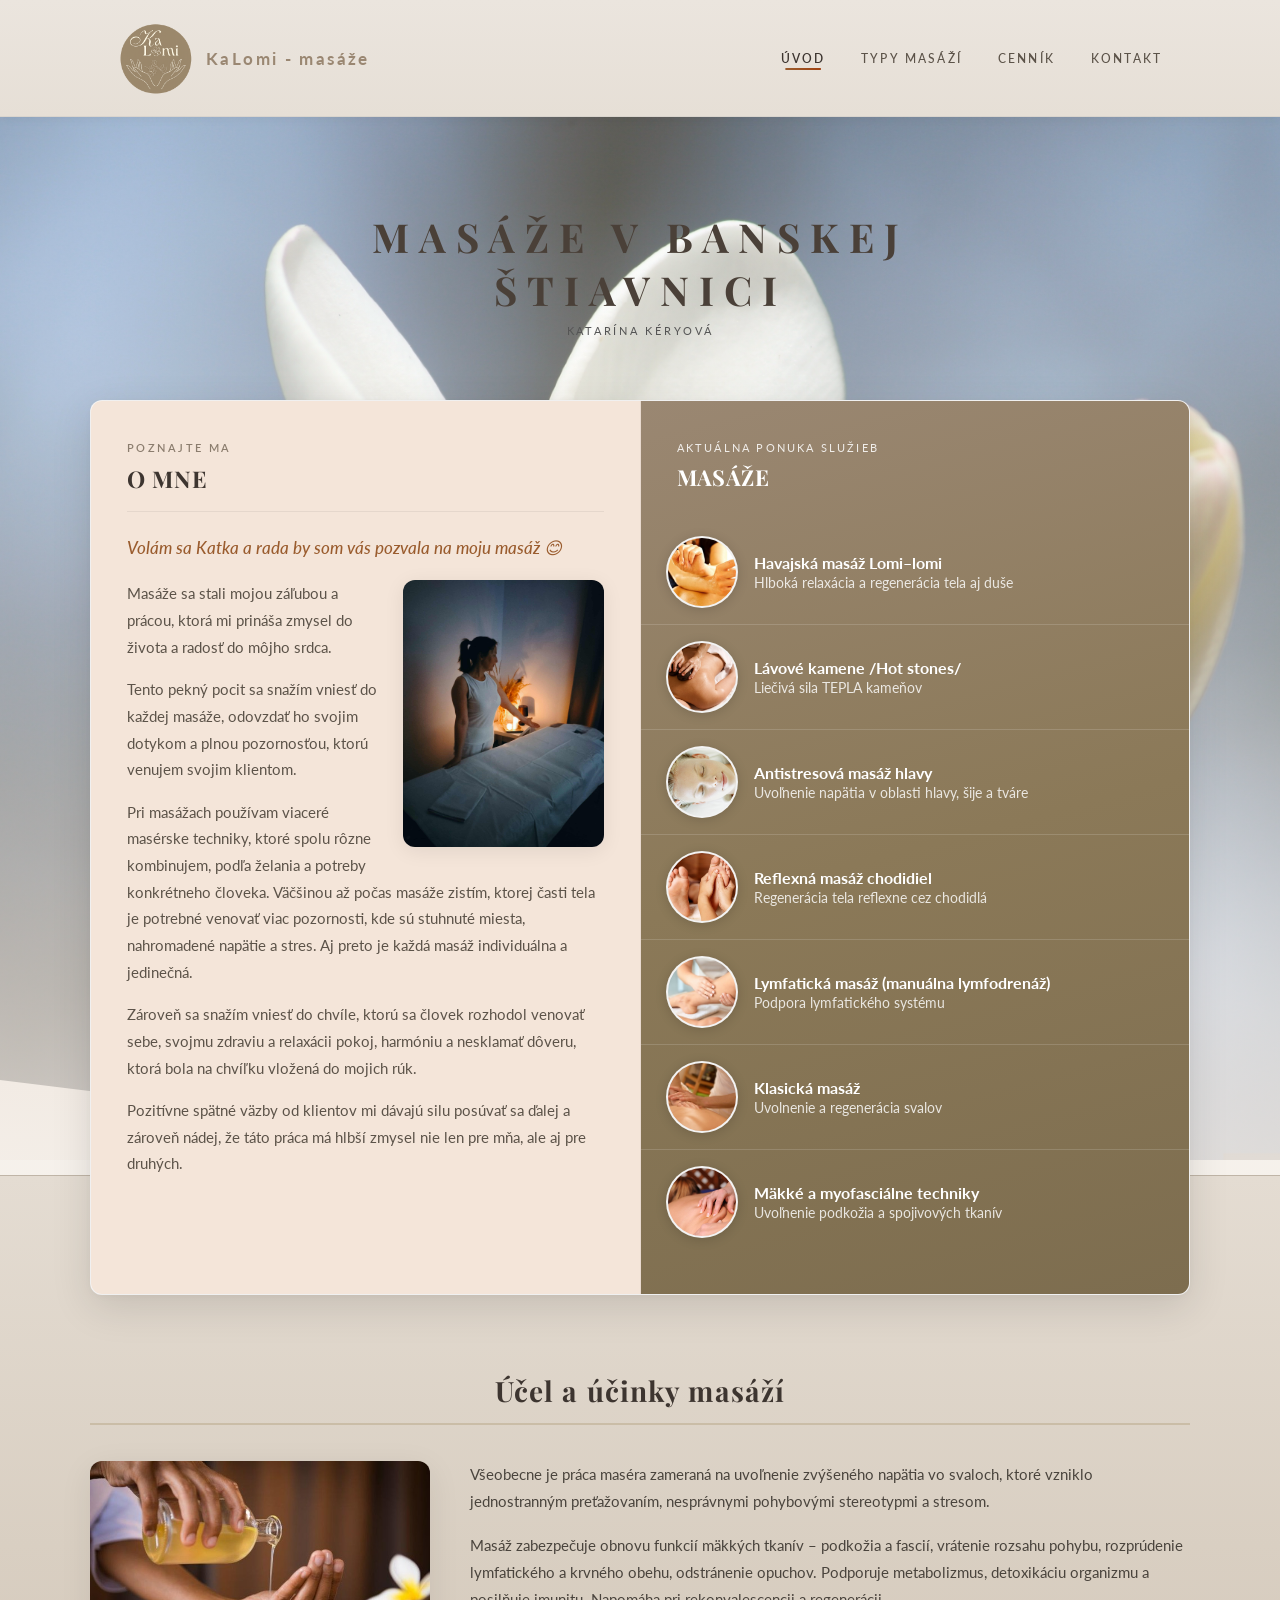
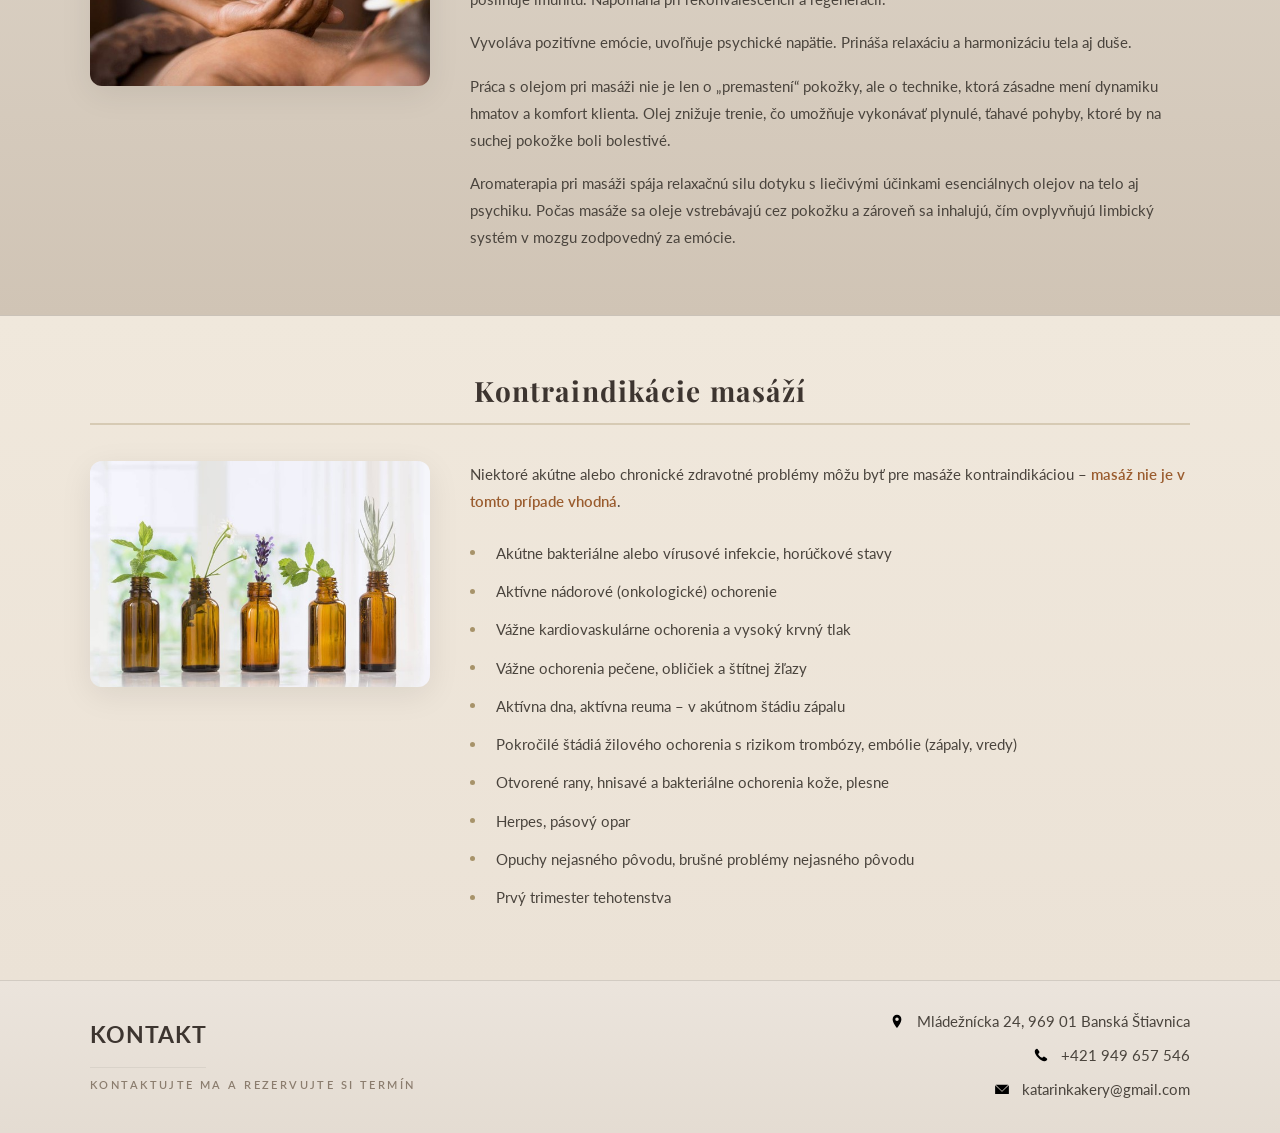
<file: index.html>
<!DOCTYPE html>
<html lang="sk">
<head>
  <meta charset="UTF-8" />
  <title>KaLomi – masáže Banská Štiavnica | Katarína Kéryová</title>
  <meta name="viewport" content="width=device-width, initial-scale=1" />
  <meta name="description" content="Masáže v Banskej Štiavnici – Lomi-lomi, lávové kamene, lymfodrenáž, klasická masáž a ďalšie. Masérske štúdio KaLomi, Katarína Kéryová. Rezervácia online." />
  <meta name="robots" content="index, follow" />
  <meta name="author" content="Katarína Kéryová – KaLomi" />
  <link rel="canonical" href="https://kalomimasaze.sk/" />
  <meta property="og:type" content="website" />
  <meta property="og:locale" content="sk_SK" />
  <meta property="og:url" content="https://kalomimasaze.sk/" />
  <meta property="og:title" content="KaLomi – masáže Banská Štiavnica | Katarína Kéryová" />
  <meta property="og:description" content="Masáže v Banskej Štiavnici – relaxačné a terapeutické techniky. Masérske štúdio pri posilňovni SILÁK. Rezervácia cez kontakt." />
  <meta property="og:image" content="https://kalomimasaze.sk/images/logo.png" />
  <meta name="twitter:card" content="summary_large_image" />
  <link href="https://fonts.googleapis.com/css2?family=Dancing+Script:wght@400;600&family=Lato:wght@300;400;700&family=Playfair+Display:wght@400;700&display=swap&subset=latin-ext" rel="stylesheet">
  <link rel="stylesheet" href="styles.css?v=20260727" />
  <script type="application/ld+json">
  {
    "@context": "https://schema.org",
    "@type": "HealthAndBeautyBusiness",
    "name": "KaLomi – masáže",
    "description": "Masérske štúdio v Banskej Štiavnici – havajská masáž Lomi-lomi, lávové kamene, lymfatická masáž, klasická masáž a ďalšie služby.",
    "url": "https://kalomimasaze.sk/",
    "image": "https://kalomimasaze.sk/images/logo.png",
    "telephone": "+421949657546",
    "email": "katarinkakery@gmail.com",
    "address": {
      "@type": "PostalAddress",
      "streetAddress": "Mládežnícka 24",
      "addressLocality": "Banská Štiavnica",
      "postalCode": "969 01",
      "addressCountry": "SK"
    },
    "areaServed": { "@type": "City", "name": "Banská Štiavnica" },
    "priceRange": "€€"
  }
  </script>

  <!-- Google tag (gtag.js) -->
  <script async src="https://www.googletagmanager.com/gtag/js?id=AW-18114963729"></script>
  <script>
    window.dataLayer = window.dataLayer || [];
    function gtag(){dataLayer.push(arguments);}
    gtag('js', new Date());

    gtag('config', 'AW-18114963729');
  </script>
</head>
<body>
  <header class="site-header">
    <div class="site-header-inner">
      <a href="index.html" class="logo">
        <img src="images/logo.png" alt="KaLomi logo" class="logo-img" />
        <span class="logo-text">KaLomi - masáže</span>
      </a>
      <nav class="main-nav" id="mainNav">
        <a href="index.html" class="nav-link active">Úvod</a>
        <a href="typy-masazi.html" class="nav-link">Typy masáží</a>
        <a href="cennik.html" class="nav-link">Cenník</a>
        <a href="kontakt.html" class="nav-link">Kontakt</a>
        
      </nav>
      <button class="nav-toggle" id="navToggle" aria-label="Toggle navigation">
        <span></span>
        <span></span>
        <span></span>
      </button>
    </div>
  </header>
  <main>
  <section class="hero">
    <div class="hero-content">
      <h1 class="hero-title">Masáže v Banskej Štiavnici</h1>
      <p class="hero-tagline">Katarína Kéryová</p>
    </div>
  </section>

  <section class="services-section">
    <div class="services-container">
      <div class="services-col services-col-left">
        <p class="intro-tagline">Poznajte ma</p>
        <h2 class="intro-heading">O mne</h2>
        <div class="intro-text">
          <p class="intro-lead">Volám sa Katka a rada by som vás pozvala na moju masáž 😊</p>
          <div class="intro-photo-wrap">
            <img src="images/katka.jpeg" alt="Katka" class="intro-photo" />
          </div>
          <p>Masáže sa stali mojou záľubou a prácou, ktorá mi prináša zmysel do života a radosť do môjho srdca.</p>
          <p>Tento pekný pocit sa snažím vniesť do každej masáže, odovzdať ho svojim dotykom a plnou pozornosťou, ktorú venujem svojim klientom.</p>
          <p>Pri masážach používam viaceré masérske techniky, ktoré spolu rôzne kombinujem, podľa želania a potreby konkrétneho človeka. Väčšinou až počas masáže zistím, ktorej časti tela je potrebné venovať viac pozornosti, kde sú stuhnuté miesta, nahromadené napätie a stres. Aj preto je každá masáž individuálna a jedinečná.</p>
          <p>Zároveň sa snažím vniesť do chvíle, ktorú sa človek rozhodol venovať sebe, svojmu zdraviu a relaxácii pokoj, harmóniu a nesklamať dôveru, ktorá bola na chvíľku vložená do mojich rúk.</p>
          <p>Pozitívne spätné väzby od klientov mi dávajú silu posúvať sa ďalej a zároveň nádej, že táto práca má hlbší zmysel nie len pre mňa, ale aj pre druhých.</p>
        </div>
      </div>
      <div class="services-col services-col-right">
        <p class="services-tagline">Aktuálna ponuka služieb</p>
        <h2 class="services-heading">Masáže</h2>
        <ul class="services-list">
          <li class="service-item">
            <a href="typy-masazi.html#0" class="service-link">
              <img src="images/Lomilomi.jpg" alt="Havajská masáž Lomi–lomi" class="service-thumb" />
              <div class="service-info">
                <span class="service-name">Havajská masáž Lomi–lomi </span>
                <span class="service-desc">Hlboká relaxácia a regenerácia tela aj duše</span>
              </div>
              <span class="service-price">30 €</span>
            </a>
          </li>
          <li class="service-item">
            <a href="typy-masazi.html#1" class="service-link">
              <img src="images/lavovekamene.jpg" alt="Lávové kamene – hot stones" class="service-thumb" />
              <div class="service-info">
                <span class="service-name">Lávové kamene /Hot stones/</span>
                <span class="service-desc">Liečivá sila TEPLA kameňov</span>
              </div>
              <span class="service-price">35 €</span>
            </a>
          </li>
          <li class="service-item">
            <a href="typy-masazi.html#2" class="service-link">
              <img src="images/hlava.jpg" alt="Antistresová masáž hlavy" class="service-thumb" />
              <div class="service-info">
                <span class="service-name">Antistresová masáž hlavy</span>
                <span class="service-desc">Uvoľnenie napätia v oblasti hlavy, šije a tváre</span>
              </div>
              <span class="service-price">35 €</span>
            </a>
          </li>
          <li class="service-item">
            <a href="typy-masazi.html#3" class="service-link">
              <img src="images/chodidla.jpg" alt="Reflexná masáž chodidiel" class="service-thumb" />
              <div class="service-info">
                <span class="service-name">Reflexná masáž chodidiel</span>
                <span class="service-desc">Regenerácia tela reflexne cez chodidlá</span>
              </div>
              <span class="service-price">45 €</span>
            </a>
          </li>
          <li class="service-item">
            <a href="typy-masazi.html#4" class="service-link">
              <img src="images/lymfo.jpg" alt="Lymfatická masáž – manuálna lymfodrenáž" class="service-thumb" />
              <div class="service-info">
                <span class="service-name">Lymfatická masáž (manuálna lymfodrenáž)</span>
                <span class="service-desc">Podpora lymfatického systému</span>
              </div>
              <span class="service-price">40 €</span>
            </a>
          </li>
          <li class="service-item">
            <a href="typy-masazi.html#5" class="service-link">
              <img src="images/klasik.jpg" alt="Klasická masáž" class="service-thumb" />
              <div class="service-info">
                <span class="service-name">Klasická masáž</span>
                <span class="service-desc">Uvolnenie a regenerácia svalov</span>
              </div>
              <span class="service-price">38 €</span>
            </a>
          </li>
          <li class="service-item">
            <a href="typy-masazi.html#6" class="service-link">
              <img src="images/fascia.jpg" alt="Mäkké a myofasciálne techniky" class="service-thumb" />
              <div class="service-info">
                <span class="service-name">Mäkké a myofasciálne techniky</span>
                <span class="service-desc">Uvoľnenie podkožia a spojivových tkanív</span>
              </div>
              <span class="service-price">42 €</span>
            </a>
          </li>
        </ul>
      </div>
    </div>
  </section>

  <section class="effects-section animate-on-scroll">
    <div class="effects-inner">
      <h2 class="effects-heading animate-on-scroll-child">Účel a účinky masáží</h2>
      <div class="effects-content animate-on-scroll-child">
        <div class="effects-image-wrap">
          <img src="images/random1.jpg" alt="Účel a účinky masáží" class="effects-image" />
        </div>
        <div class="effects-text">
          <p>Všeobecne je práca maséra zameraná na uvoľnenie zvýšeného napätia vo svaloch, ktoré vzniklo jednostranným preťažovaním, nesprávnymi pohybovými stereotypmi a stresom.</p>
          <p>Masáž zabezpečuje obnovu funkcií mäkkých tkanív – podkožia a fascií, vrátenie rozsahu pohybu, rozprúdenie lymfatického a krvného obehu, odstránenie opuchov. Podporuje metabolizmus, detoxikáciu organizmu a posilňuje imunitu. Napomáha pri rekonvalescencii a regenerácii.</p>
          <p>Vyvoláva pozitívne emócie, uvoľňuje psychické napätie. Prináša relaxáciu a harmonizáciu tela aj duše.</p>
          <p>Práca s olejom pri masáži nie je len o „premastení“ pokožky, ale o technike, ktorá zásadne mení dynamiku hmatov a komfort klienta. Olej znižuje trenie, čo umožňuje vykonávať plynulé, ťahavé pohyby, ktoré by na suchej pokožke boli bolestivé.</p>
          <p>Aromaterapia pri masáži spája relaxačnú silu dotyku s liečivými účinkami esenciálnych olejov na telo aj psychiku. Počas masáže sa oleje vstrebávajú cez pokožku a zároveň sa inhalujú, čím ovplyvňujú limbický systém v mozgu zodpovedný za emócie.</p>
        </div>
      </div>
    </div>
  </section>

  <section class="contra-section animate-on-scroll">
    <div class="contra-inner">
      <h2 class="contra-heading animate-on-scroll-child">Kontraindikácie masáží</h2>
      <div class="contra-content animate-on-scroll-child">
        <div class="contra-image-wrap">
          <img src="images/kontra.jpg" alt="Kontraindikácie masáží" class="contra-image" />
        </div>
        <div class="contra-text">
          <p class="contra-intro">Niektoré akútne alebo chronické zdravotné problémy môžu byť pre masáže kontraindikáciou – <span class="contra-highlight">masáž nie je v tomto prípade vhodná</span>.</p>
          <ul class="contra-list">
            <li>Akútne bakteriálne alebo vírusové infekcie, horúčkové stavy</li>
            <li>Aktívne nádorové (onkologické) ochorenie</li>
            <li>Vážne kardiovaskulárne ochorenia a vysoký krvný tlak</li>
            <li>Vážne ochorenia pečene, obličiek a štítnej žľazy</li>
            <li>Aktívna dna, aktívna reuma – v akútnom štádiu zápalu</li>
            <li>Pokročilé štádiá žilového ochorenia s rizikom trombózy, embólie (zápaly, vredy)</li>
            <li>Otvorené rany, hnisavé a bakteriálne ochorenia kože, plesne</li>
            <li>Herpes, pásový opar</li>
            <li>Opuchy nejasného pôvodu, brušné problémy nejasného pôvodu</li>
            <li>Prvý trimester tehotenstva</li>
          </ul>
        </div>
      </div>
    </div>
  </section>
  </main>

  <footer class="site-footer animate-on-scroll">
    <div class="footer-inner">
      <div class="footer-col footer-col-left">
        <p class="footer-tagline"><a href="kontakt.html" class="footer-tagline-link">Kontakt</a></p>
        <h3 class="footer-heading">Kontaktujte ma a rezervujte si termín</h3>
      </div>
      <div class="footer-col footer-col-right">
        <div class="footer-contact">
          <p class="footer-contact-row"><img src="images/adresa.svg" alt="" class="footer-contact-icon" /> Mládežnícka 24, 969 01 Banská Štiavnica</p>
          <p class="footer-contact-row"><img src="images/phone.svg" alt="" class="footer-contact-icon" /><a href="tel:+421949657546">+421 949 657 546</a></p>
          <p class="footer-contact-row"><img src="images/mail.svg" alt="" class="footer-contact-icon" /><a href="mailto:katarinkakery@gmail.com">katarinkakery@gmail.com</a></p>
        </div>
      </div>
    </div>
  </footer>

  <script src="script.js"></script>
</body>
</html>
</file>
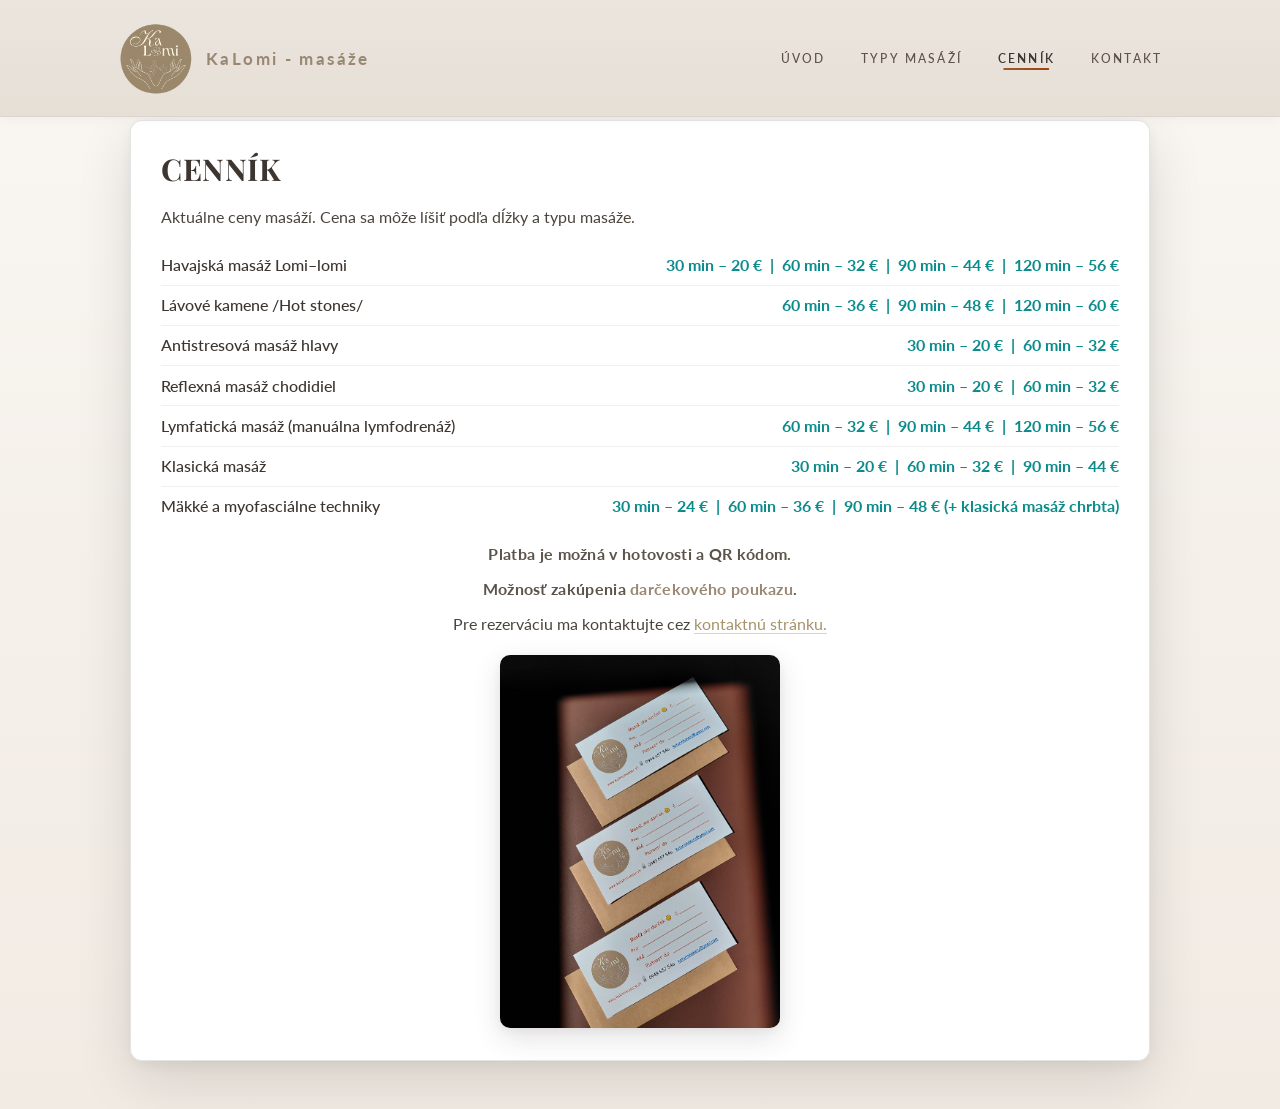
<file: cennik.html>
<!DOCTYPE html>
<html lang="sk">
<head>
  <meta charset="UTF-8" />
  <title>Cenník masáží | KaLomi Banská Štiavnica</title>
  <meta name="viewport" content="width=device-width, initial-scale=1" />
  <meta name="description" content="Cenník masáží KaLomi – Lomi-lomi, lávové kamene, lymfodrenáž, klasická masáž a ďalšie. Ceny podľa dĺžky a typu masáže, Banská Štiavnica." />
  <meta name="robots" content="index, follow" />
  <link rel="canonical" href="https://kalomimasaze.sk/cennik.html" />
  <meta property="og:type" content="website" />
  <meta property="og:locale" content="sk_SK" />
  <meta property="og:url" content="https://kalomimasaze.sk/cennik.html" />
  <meta property="og:title" content="Cenník masáží | KaLomi Banská Štiavnica" />
  <meta property="og:description" content="Aktuálne ceny masáží v štúdiu KaLomi – platba v hotovosti a QR kódom, rezervácia cez kontakt." />
  <meta property="og:image" content="https://kalomimasaze.sk/images/logo.png" />
  <meta name="twitter:card" content="summary_large_image" />
  <link href="https://fonts.googleapis.com/css2?family=Dancing+Script:wght@400;600&family=Lato:wght@300;400;700&family=Playfair+Display:wght@400;700&display=swap&subset=latin-ext" rel="stylesheet">
  <link rel="stylesheet" href="styles.css?v=20260727" />

  <!-- Google tag (gtag.js) -->
  <script async src="https://www.googletagmanager.com/gtag/js?id=AW-18114963729"></script>
  <script>
    window.dataLayer = window.dataLayer || [];
    function gtag(){dataLayer.push(arguments);}
    gtag('js', new Date());

    gtag('config', 'AW-18114963729');
  </script>
</head>
<body>
  <header class="site-header">
    <div class="site-header-inner">
      <a href="index.html" class="logo">
        <img src="images/logo.png" alt="KaLomi logo" class="logo-img" />
        <span class="logo-text">KaLomi - masáže</span>
      </a>
      <nav class="main-nav" id="mainNav">
        <a href="index.html" class="nav-link">Úvod</a>
        <a href="typy-masazi.html" class="nav-link">Typy masáží</a>
        <a href="cennik.html" class="nav-link active">Cenník</a>
        <a href="kontakt.html" class="nav-link">Kontakt</a>
      </nav>
      <button class="nav-toggle" id="navToggle" aria-label="Toggle navigation">
        <span></span>
        <span></span>
        <span></span>
      </button>
    </div>
  </header>

  <main class="page-content">
    <section class="content-section animate-on-scroll">
      <h1 class="page-title">Cenník</h1>
      <div class="prose">
        <p>Aktuálne ceny masáží. Cena sa môže líšiť podľa dĺžky a typu masáže.</p>
        <ul class="price-list">
          <li>
            <span class="price-name">Havajská masáž Lomi–lomi</span>
            <span class="price-value">30 min – 20 € &nbsp;|&nbsp; 60 min – 32 € &nbsp;|&nbsp; 90 min – 44 € &nbsp;|&nbsp; 120 min – 56 €</span>
          </li>
          <li>
            <span class="price-name">Lávové kamene /Hot stones/</span>
            <span class="price-value">60 min – 36 € &nbsp;|&nbsp; 90 min – 48 € &nbsp;|&nbsp; 120 min – 60 €</span>
          </li>
          <li>
            <span class="price-name">Antistresová masáž hlavy</span>
            <span class="price-value">30 min – 20 € &nbsp;|&nbsp; 60 min – 32 €</span>
          </li>
          <li>
            <span class="price-name">Reflexná masáž chodidiel</span>
            <span class="price-value">30 min – 20 € &nbsp;|&nbsp; 60 min – 32 €</span>
          </li>
          <li>
            <span class="price-name">Lymfatická masáž (manuálna lymfodrenáž)</span>
            <span class="price-value">60 min – 32 € &nbsp;|&nbsp; 90 min – 44 € &nbsp;|&nbsp; 120 min – 56 €</span>
          </li>
          <li>
            <span class="price-name">Klasická masáž</span>
            <span class="price-value">30 min – 20 € &nbsp;|&nbsp; 60 min – 32 € &nbsp;|&nbsp; 90 min – 44 €</span>
          </li>
          <li>
            <span class="price-name">Mäkké a myofasciálne techniky</span>
            <span class="price-value">30 min – 24 € &nbsp;|&nbsp; 60 min – 36 € &nbsp;|&nbsp; 90 min – 48 € (+ klasická masáž chrbta)</span>
          </li>
        </ul>
        <div class="cennik-notes-centered">
          <p class="cennik-payment-note">Platba je možná v hotovosti a QR kódom.</p>
          <p class="cennik-payment-note">Možnosť zakúpenia <span class="cennik-payment-note-brand">darčekového poukazu</span>.</p>
          <p>Pre rezerváciu ma kontaktujte cez <a href="kontakt.html">kontaktnú stránku.</a></p>
          <figure class="cennik-poukaz">
            <img src="images/poukaz.jpg" alt="Darčekový poukaz KaLomi masáže" width="640" height="800" loading="lazy" />
          </figure>
        </div>
      </div>
    </section>
  </main>

  <script src="script.js"></script>
</body>
</html>
</file>
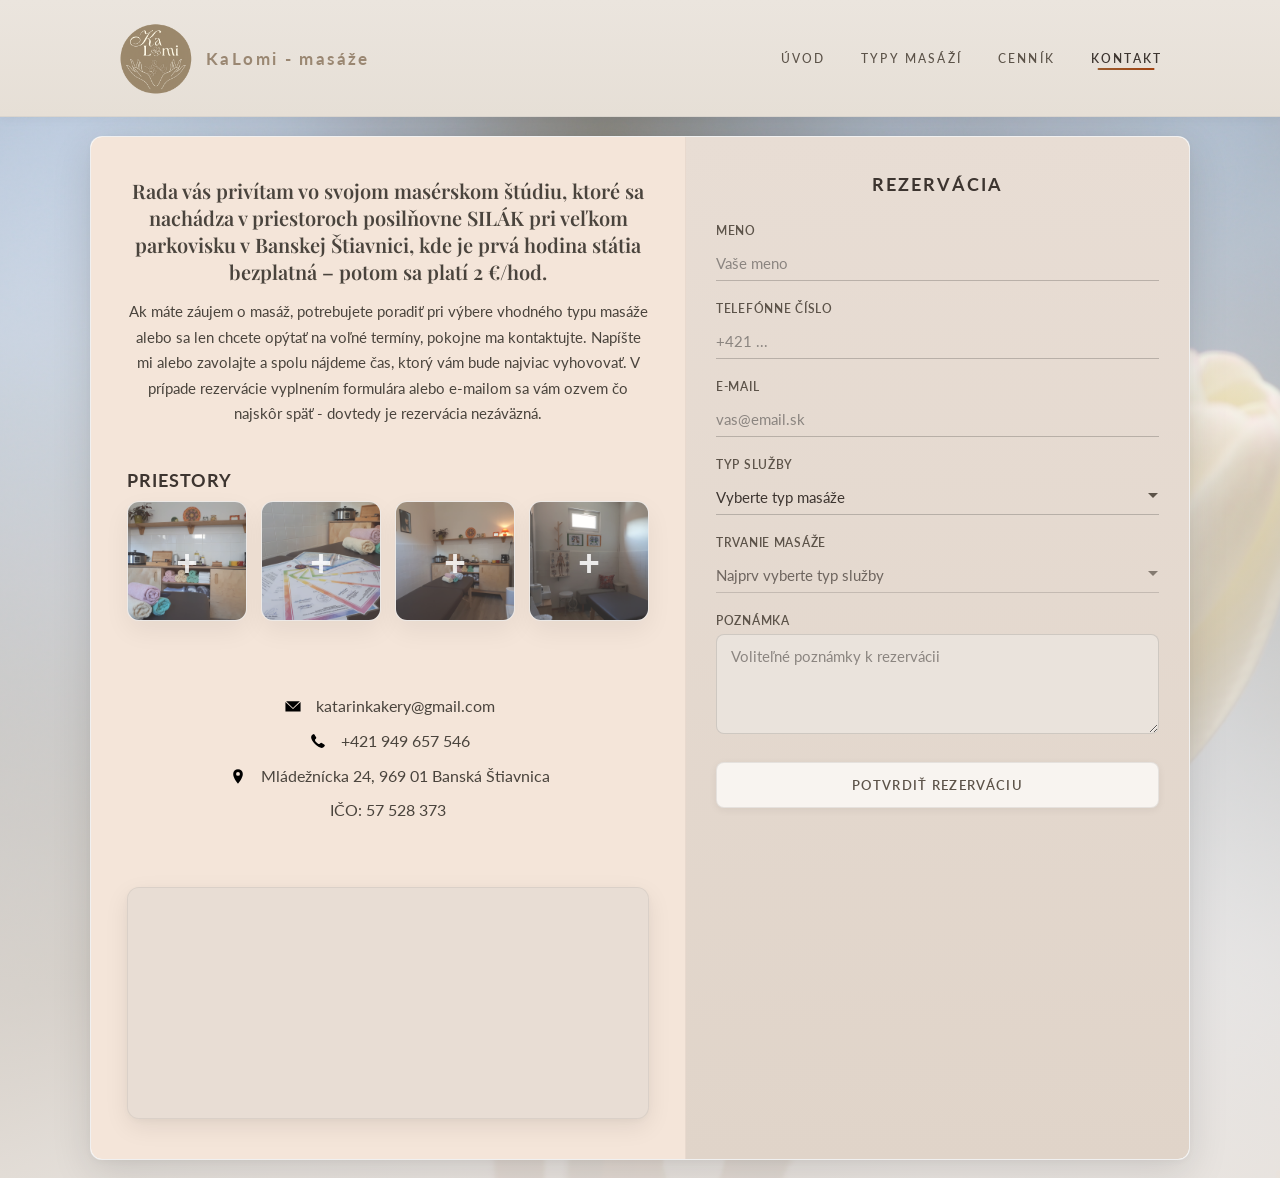
<file: kontakt.html>
<!DOCTYPE html>
<html lang="sk">
<head>
  <meta charset="UTF-8" />
  <title>Kontakt a rezervácia | KaLomi – masáže Banská Štiavnica</title>
  <meta name="viewport" content="width=device-width, initial-scale=1" />
  <meta name="description" content="Kontakt na masáže KaLomi v Banskej Štiavnici – adresa Mládežnícka 24, telefón, e-mail a online formulár na rezerváciu termínu." />
  <meta name="robots" content="index, follow" />
  <link rel="canonical" href="https://kalomimasaze.sk/kontakt.html" />
  <meta property="og:type" content="website" />
  <meta property="og:locale" content="sk_SK" />
  <meta property="og:url" content="https://kalomimasaze.sk/kontakt.html" />
  <meta property="og:title" content="Kontakt a rezervácia | KaLomi – masáže Banská Štiavnica" />
  <meta property="og:description" content="Masérske štúdio pri posilňovni SILÁK. Napíšte alebo zavolajte – rezervácia cez formulár." />
  <meta property="og:image" content="https://kalomimasaze.sk/images/logo.png" />
  <meta name="twitter:card" content="summary_large_image" />
  <link href="https://fonts.googleapis.com/css2?family=Dancing+Script:wght@400;600&family=Lato:wght@300;400;700&family=Playfair+Display:wght@400;700&display=swap&subset=latin-ext" rel="stylesheet">
  <link rel="stylesheet" href="styles.css?v=20260727" />

  <!-- Google tag (gtag.js) -->
  <script async src="https://www.googletagmanager.com/gtag/js?id=AW-18114963729"></script>
  <script>
    window.dataLayer = window.dataLayer || [];
    function gtag(){dataLayer.push(arguments);}
    gtag('js', new Date());

    gtag('config', 'AW-18114963729');
  </script>
</head>
<body class="page-kontakt">
  <header class="site-header">
    <div class="site-header-inner">
      <a href="index.html" class="logo">
        <img src="images/logo.png" alt="KaLomi logo" class="logo-img" />
        <span class="logo-text">KaLomi - masáže</span>
      </a>
      <nav class="main-nav" id="mainNav">
        <a href="index.html" class="nav-link">Úvod</a>
        <a href="typy-masazi.html" class="nav-link">Typy masáží</a>
        <a href="cennik.html" class="nav-link">Cenník</a>
        <a href="kontakt.html" class="nav-link active">Kontakt</a>
      </nav>
      <button class="nav-toggle" id="navToggle" aria-label="Toggle navigation">
        <span></span>
        <span></span>
        <span></span>
      </button>
    </div>
  </header>

  <h1 class="visually-hidden">Kontakt a rezervácia masáží</h1>
  <section class="contact-split-section">
    <div class="services-container contact-split-container">
      <div class="services-col services-col-left contact-col-left">
        <div class="contact-intro">
          <p class="contact-intro-lead">Rada vás privítam vo svojom masérskom štúdiu, ktoré sa nachádza v priestoroch posilňovne SILÁK pri veľkom parkovisku v&nbsp;Banskej Štiavnici, kde je prvá hodina státia bezplatná – potom sa platí 2&nbsp;€/hod.</p>
          <p class="contact-intro-text">Ak máte záujem o masáž, potrebujete poradiť pri výbere vhodného typu masáže alebo sa len chcete opýtať na voľné termíny, pokojne ma kontaktujte. Napíšte mi alebo zavolajte a spolu nájdeme čas, ktorý vám bude najviac vyhovovať. V prípade rezervácie vyplnením formulára alebo e‑mailom sa vám ozvem čo najskôr späť - dovtedy je rezervácia nezáväzná.</p>
        </div>
        <p class="contact-gallery-title">
          Priestory
        </p>
        <div class="contact-gallery">
          <a class="contact-gallery-item" href="images/priestor1.jpg" data-full-src="images/priestor1.jpg">
            <img src="images/priestor1.jpg" alt="Priestor 1" loading="lazy" />
            <span class="contact-gallery-plus" aria-hidden="true">+</span>
          </a>
          <a class="contact-gallery-item" href="images/priestor2.jpg" data-full-src="images/priestor2.jpg">
            <img src="images/priestor2.jpg" alt="Priestor 2" loading="lazy" />
            <span class="contact-gallery-plus" aria-hidden="true">+</span>
          </a>
          <a class="contact-gallery-item" href="images/priestor3.jpg" data-full-src="images/priestor3.jpg">
            <img src="images/priestor3.jpg" alt="Priestor 3" loading="lazy" />
            <span class="contact-gallery-plus" aria-hidden="true">+</span>
          </a>
          <a class="contact-gallery-item" href="images/priestor4.jpg" data-full-src="images/priestor4.jpg">
            <img src="images/priestor4.jpg" alt="Priestor 4" loading="lazy" />
            <span class="contact-gallery-plus" aria-hidden="true">+</span>
          </a>
        </div>
        <div class="contact-info-section-inner">
          <div class="contact-info-card">
            <p class="contact-info-row"><img src="images/mail.svg" alt="" class="contact-info-icon" /><a href="mailto:katarinkakery@gmail.com">katarinkakery@gmail.com</a></p>
            <p class="contact-info-row"><img src="images/phone.svg" alt="" class="contact-info-icon" /><a href="tel:+421949657546">+421 949 657 546</a></p>
            <p class="contact-info-row"><img src="images/adresa.svg" alt="" class="contact-info-icon" /> Mládežnícka 24, 969 01 Banská Štiavnica</p>
            <p class="contact-info-row contact-info-row-ico">IČO: 57 528 373</p>
          </div>
          <div class="contact-map-wrap">
            <div id="contact-map-canvas" class="contact-map" title="Mapa – Mládežnícka 24, 969 01 Banská Štiavnica"></div>
          </div>
        </div>
      </div>
      <div class="services-col services-col-right contact-col-right">
        <div class="reservation-form-card">
          <h2 class="reservation-form-title">Rezervácia</h2>
          <div class="reservation-success" id="reservation-success" role="status" aria-live="polite" hidden>
            <strong>Rezervácia odoslaná</strong>
            Ďakujeme – ozvem sa čo najskôr.
          </div>
          <form id="reservation-form" class="reservation-form" action="https://formsubmit.co/katarinkakery@gmail.com" method="post" autocomplete="on">
            <input type="hidden" name="_subject" value="Nová rezervácia - KaLomi" />
            <!-- FormSubmit: presmerovanie späť na túto stránku (úplná URL – vyžaduje FormSubmit) -->
            <input type="hidden" name="_next" id="res-form-next" value="" />
            <input type="hidden" name="Trvanie masáže" id="res-duration-display" value="" />
            <input type="hidden" name="Masáž" id="res-service-display" value="" />
            <div class="reservation-field">
              <label for="res-name" class="reservation-label">Meno</label>
              <input type="text" id="res-name" name="Meno" class="reservation-input" placeholder="Vaše meno" required />
            </div>
            <div class="reservation-field">
              <label for="res-phone" class="reservation-label">Telefónne číslo</label>
              <input type="tel" id="res-phone" name="Mobil" class="reservation-input" placeholder="+421 ..." autocomplete="tel" />
            </div>
            <div class="reservation-field">
              <label for="res-email" class="reservation-label">E-mail</label>
              <input type="email" id="res-email" name="email" class="reservation-input" placeholder="vas@email.sk" autocomplete="email" required />
            </div>
            <div class="reservation-field">
              <label for="res-service" class="reservation-label">Typ služby</label>
              <select id="res-service" class="reservation-input reservation-select" required aria-required="true">
                <option value="">Vyberte typ masáže</option>
                <option value="lomi">Havajská masáž Lomi–lomi</option>
                <option value="lavove-kamene">Lávové kamene</option>
                <option value="antistres">Antistresová masáž hlavy</option>
                <option value="lymfaticka">Lymfatická masáž</option>
                <option value="reflexna">Reflexná masáž chodidiel</option>
                <option value="klasicka">Klasická masáž</option>
                <option value="myofascialne">Mäkké a myofasciálne techniky</option>
              </select>
            </div>
            <div class="reservation-field">
              <label for="res-duration" class="reservation-label">Trvanie masáže</label>
              <select id="res-duration" class="reservation-input reservation-select" required disabled aria-required="true">
                <option value="">Najprv vyberte typ služby</option>
              </select>
            </div>
            <div class="reservation-field">
              <label for="res-note" class="reservation-label">Poznámka</label>
              <textarea id="res-note" name="Poznámka" class="reservation-input reservation-textarea" placeholder="Voliteľné poznámky k rezervácii" rows="4"></textarea>
            </div>
            <button type="submit" class="reservation-submit">Potvrdiť rezerváciu</button>
          </form>
          <script>
            (function () {
              var nextEl = document.getElementById("res-form-next");
              if (nextEl) {
                var u = window.location.href.split("#")[0];
                var q = u.indexOf("?");
                if (q !== -1) u = u.slice(0, q);
                nextEl.value = u + "?rezervacia=odoslana";
              }
              var params = new URLSearchParams(window.location.search);
              if (params.get("rezervacia") === "odoslana") {
                var box = document.getElementById("reservation-success");
                if (box) {
                  box.removeAttribute("hidden");
                }
                if (window.history && window.history.replaceState) {
                  window.history.replaceState({}, document.title, window.location.pathname + window.location.hash);
                }
              }
            })();
          </script>
        </div>
      </div>
    </div>
  </section>

  <div class="contact-lightbox" id="contactLightbox" aria-hidden="true">
    <button class="contact-lightbox-close" id="contactLightboxClose" type="button" aria-label="Zavrieť">×</button>
    <img class="contact-lightbox-img" id="contactLightboxImg" alt="" />
  </div>

  <script src="script.js"></script>
  <script>
    (function() {
      // Pre plnú funkčnosť (terrain, zoom na Ctrl+scroll, panovanie) pridaj Google Maps API kľúč:
      // https://console.cloud.google.com/google/maps-apis/ → Povoliť "Maps JavaScript API" → Vytvoriť kľúč
      var apiKey = '';
      var el = document.getElementById('contact-map-canvas');
      if (!el) return;
      var mapUrl = 'https://www.google.com/maps?q=Ml%C3%A1de%C5%BEn%C3%ADcka+24,+969+01+Bansk%C3%A1+%C5%A0tiavnica';
      var center = { lat: 48.4587, lng: 18.8928 };

      function initMap() {
        var map = new google.maps.Map(el, {
          center: center,
          zoom: 16,
          gestureHandling: 'cooperative',
          zoomControl: true,
          zoomControlOptions: { position: google.maps.ControlPosition.RIGHT_CENTER },
          mapTypeControl: true,
          mapTypeControlOptions: {
            style: google.maps.MapTypeControlStyle.HORIZONTAL_BAR,
            position: google.maps.ControlPosition.TOP_RIGHT,
            mapTypeIds: ['roadmap', 'satellite', 'terrain', 'hybrid']
          },
          streetViewControl: true,
          fullscreenControl: true,
          scaleControl: true,
          scrollwheel: true,
          draggable: true,
          disableDoubleClickZoom: false,
          styles: [{ featureType: 'poi', stylers: [{ visibility: 'simplified' }] }]
        });
        new google.maps.Marker({ position: center, map: map, title: 'Mládežnícka 24, 969 01 Banská Štiavnica' });
      }

      if (!apiKey) {
        // Bez API kľúča sa zobrazí len iframe – bez prepínania terénu a bez zoomu na Ctrl+scroll.
        el.outerHTML = '<iframe class="contact-map" src="' + mapUrl + '&output=embed" allowfullscreen="" loading="lazy" referrerpolicy="no-referrer-when-downgrade" title="Mapa – Mládežnícka 24, 969 01 Banská Štiavnica"></iframe>';
        return;
      }

      if (typeof google !== 'undefined' && google.maps) { initMap(); return; }
      var s = document.createElement('script');
      s.src = 'https://maps.googleapis.com/maps/api/js?key=' + apiKey + '&callback=initContactMap';
      s.async = true; s.defer = true;
      window.initContactMap = initMap;
      document.head.appendChild(s);
    })();
  </script>
  <script>
    // Clickable thumbnail lightbox for Priestor images.
    (function () {
      var thumbnails = document.querySelectorAll(".contact-gallery-item");
      var lightbox = document.getElementById("contactLightbox");
      var lightboxImg = document.getElementById("contactLightboxImg");
      var closeBtn = document.getElementById("contactLightboxClose");

      if (!thumbnails.length || !lightbox || !lightboxImg || !closeBtn) return;

      function open(fullSrc, alt) {
        lightboxImg.src = fullSrc;
        lightboxImg.alt = alt || "";
        lightbox.classList.add("is-open");
        lightbox.setAttribute("aria-hidden", "false");
        document.body.style.overflow = "hidden";
      }

      function close() {
        lightbox.classList.remove("is-open");
        lightbox.setAttribute("aria-hidden", "true");
        document.body.style.overflow = "";
        // Keep src to allow quick re-open; no-op if you prefer clearing:
        // lightboxImg.src = "";
      }

      thumbnails.forEach(function (a) {
        a.addEventListener("click", function (e) {
          e.preventDefault();
          var fullSrc = a.getAttribute("data-full-src") || a.getAttribute("href");
          var alt = "";
          var img = a.querySelector("img");
          if (img && img.alt) alt = img.alt;
          if (fullSrc) open(fullSrc, alt);
        });
      });

      closeBtn.addEventListener("click", close);

      lightbox.addEventListener("click", function (e) {
        if (e.target === lightbox) close();
      });

      document.addEventListener("keydown", function (e) {
        if (e.key === "Escape" && lightbox.classList.contains("is-open")) {
          close();
        }
      });
    })();
  </script>
</body>
</html>
</file>
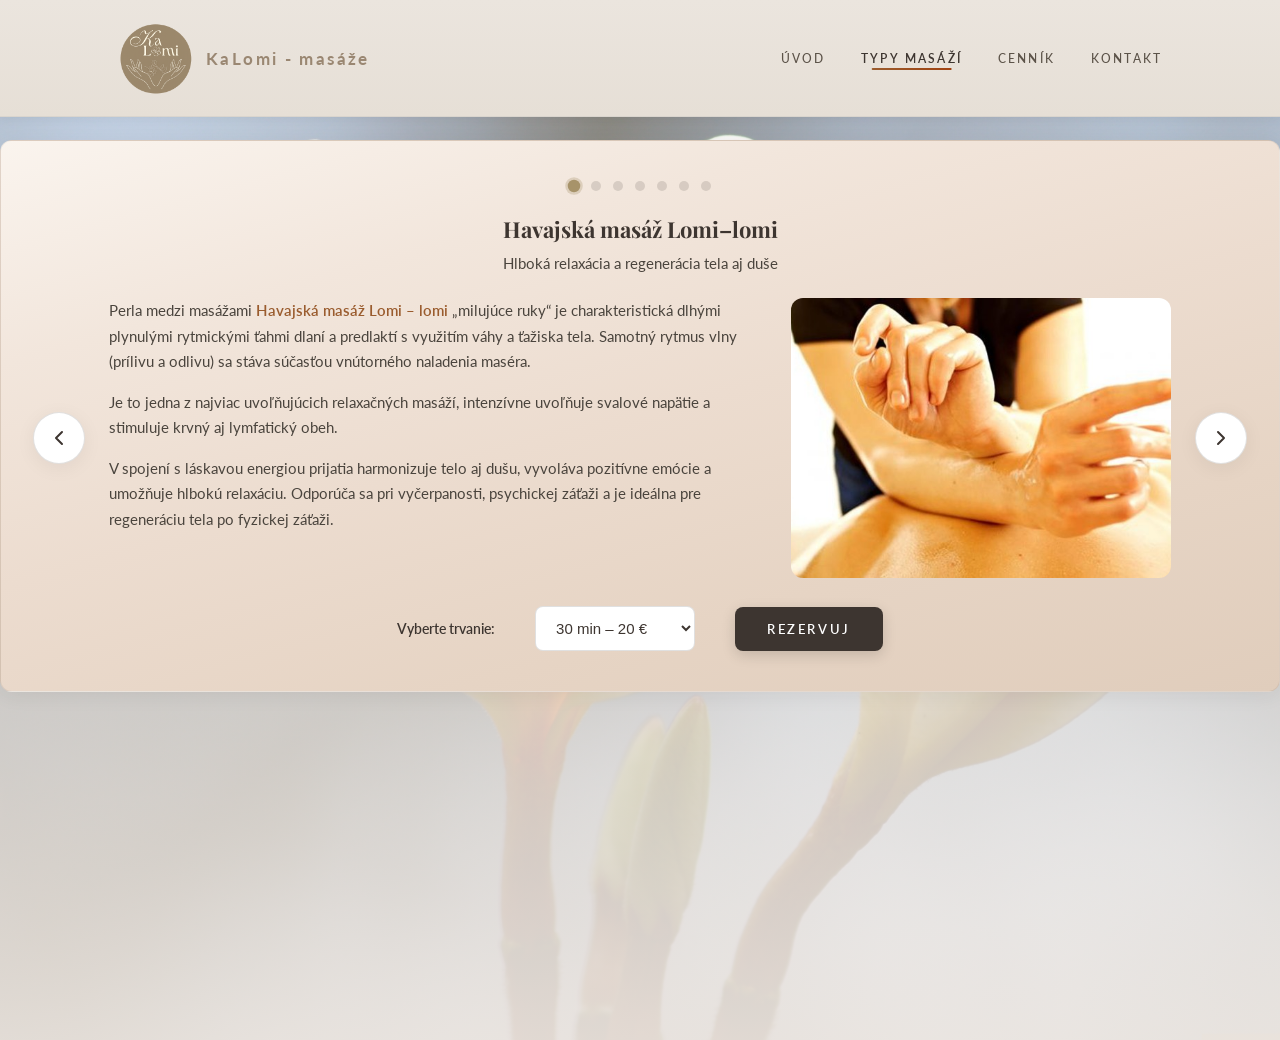
<file: typy-masazi.html>
<!DOCTYPE html>
<html lang="sk">
<head>
  <meta charset="UTF-8" />
  <title>Typy masáží – Lomi-lomi, lávové kamene, lymfodrenáž | KaLomi</title>
  <meta name="viewport" content="width=device-width, initial-scale=1" />
  <meta name="description" content="Popis masáží v Banskej Štiavnici: havajská Lomi-lomi, lávové kamene, antistres hlavy, reflexná chodidiel, lymfodrenáž, klasická a myofasciálne techniky – KaLomi." />
  <meta name="robots" content="index, follow" />
  <link rel="canonical" href="https://kalomimasaze.sk/typy-masazi.html" />
  <meta property="og:type" content="website" />
  <meta property="og:locale" content="sk_SK" />
  <meta property="og:url" content="https://kalomimasaze.sk/typy-masazi.html" />
  <meta property="og:title" content="Typy masáží | KaLomi – masáže Banská Štiavnica" />
  <meta property="og:description" content="Prečítajte si o ponuke masáží: relaxačné aj terapeutické techniky v štúdiu KaLomi." />
  <meta property="og:image" content="https://kalomimasaze.sk/images/logo.png" />
  <meta name="twitter:card" content="summary_large_image" />
  <link href="https://fonts.googleapis.com/css2?family=Dancing+Script:wght@400;600&family=Lato:wght@300;400;700&family=Playfair+Display:wght@400;700&display=swap&subset=latin-ext" rel="stylesheet">
  <link rel="stylesheet" href="styles.css?v=20260727" />

  <!-- Google tag (gtag.js) -->
  <script async src="https://www.googletagmanager.com/gtag/js?id=AW-18114963729"></script>
  <script>
    window.dataLayer = window.dataLayer || [];
    function gtag(){dataLayer.push(arguments);}
    gtag('js', new Date());

    gtag('config', 'AW-18114963729');
  </script>
</head>
<body class="page-typy-masazi">
  <header class="site-header">
    <div class="site-header-inner">
      <a href="index.html" class="logo">
        <img src="images/logo.png" alt="KaLomi logo" class="logo-img" />
        <span class="logo-text">KaLomi - masáže</span>
      </a>
      <nav class="main-nav" id="mainNav">
        <a href="index.html" class="nav-link">Úvod</a>
        <a href="typy-masazi.html" class="nav-link active">Typy masáží</a>
        <a href="cennik.html" class="nav-link">Cenník</a>
        <a href="kontakt.html" class="nav-link">Kontakt</a>
      </nav>
      <button class="nav-toggle" id="navToggle" aria-label="Toggle navigation">
        <span></span>
        <span></span>
        <span></span>
      </button>
    </div>
  </header>

  <h1 class="visually-hidden">Typy masáží</h1>
  <section class="massage-slider-section massage-slider-section--under-nav animate-on-scroll">
      <div class="slider-dots-wrap">
        <div class="slider-dots" id="sliderDots" role="tablist" aria-label="Slide navigácia">
          <button type="button" class="slider-dot active" data-index="0" aria-label="Havajská masáž Lomi–lomi" aria-selected="true"></button>
          <button type="button" class="slider-dot" data-index="1" aria-label="Lávové kamene" aria-selected="false"></button>
          <button type="button" class="slider-dot" data-index="2" aria-label="Antistresová masáž hlavy" aria-selected="false"></button>
          <button type="button" class="slider-dot" data-index="3" aria-label="Reflexná masáž chodidiel" aria-selected="false"></button>
          <button type="button" class="slider-dot" data-index="4" aria-label="Lymfatická masáž" aria-selected="false"></button>
          <button type="button" class="slider-dot" data-index="5" aria-label="Klasická masáž" aria-selected="false"></button>
          <button type="button" class="slider-dot" data-index="6" aria-label="Mäkké a myofasciálne techniky" aria-selected="false"></button>
        </div>
      </div>
      <div class="slider-current-info">
        <h2 class="slider-current-name" id="sliderCurrentName">Havajská masáž Lomi–lomi</h2>
        <p class="slider-current-desc" id="sliderCurrentDesc">Hlboká relaxácia a regenerácia tela aj duše</p>
      </div>
      <div class="slider-row">
        <button type="button" class="slider-arrow slider-arrow-prev" aria-label="Predchádzajúci">
          <svg width="24" height="24" viewBox="0 0 24 24" fill="none" stroke="currentColor" stroke-width="2" stroke-linecap="round" stroke-linejoin="round"><path d="M15 18l-6-6 6-6"/></svg>
        </button>
        <div class="slider-long-desc-wrap">
          <div class="slider-long-desc-current" id="sliderLongDescCurrent"></div>
        </div>
        <div class="slider-images-col">
          <div class="massage-slider">
            <div class="slider-inner">
              <div class="slider-track" id="sliderTrack">
                <div class="slider-slide" data-title="Havajská masáž Lomi–lomi" data-desc="Hlboká relaxácia a regenerácia tela aj duše">
                  <img src="images/Lomilomi.jpg" alt="Havajská masáž Lomi–lomi" class="slider-thumb" />
                  <div class="slider-long-desc" aria-hidden="true">
                    <p>Perla medzi masážami <span class="highlight-lomi">Havajská masáž Lomi – lomi</span> „milujúce ruky“ je charakteristická dlhými plynulými rytmickými ťahmi dlaní a predlaktí s využitím váhy a ťažiska tela. Samotný rytmus vlny (prílivu a odlivu) sa stáva súčasťou vnútorného naladenia maséra.</p>
                    <p>Je to jedna z najviac uvoľňujúcich relaxačných masáží, intenzívne uvoľňuje svalové napätie a stimuluje krvný aj lymfatický obeh.</p>
                    <p>V spojení s láskavou energiou prijatia harmonizuje telo aj dušu, vyvoláva pozitívne emócie a umožňuje hlbokú relaxáciu. Odporúča sa pri vyčerpanosti, psychickej záťaži a je ideálna pre regeneráciu tela po fyzickej záťaži.</p>
                  </div>
                </div>
                <div class="slider-slide" data-title="Lávové kamene /Hot stones/" data-desc="Liečivá sila tepla kameňov">
                  <img src="images/lavovekamene.jpg" alt="Lávové kamene /Hot stones/" class="slider-thumb" />
                  <div class="slider-long-desc" aria-hidden="true">
                    <p><span class="highlight-lomi">Havajská masáž Lomi – lomi</span> v kombinácii s terapeutickou silou tepla <span class="highlight-lomi">Lávových kameňov</span>.</p> <p> Nahriate čadičové kamene majú schopnosť absorbovať, udržiavať a následne odovzdávať teplo, ktoré rozširuje cievy, čím sa zvyšuje prekrvenie pokožky, podkožia a prísun kyslíka do tkanív.</p>
                    <p>Teplo kameňov preniká hlboko do tkanív, uvoľňuje napätie, stuhnuté svaly a kĺby. Pomáha zmierňovať chronické bolesti. Masáž podporuje tok lymfy v tele, detoxikáciu organizmu a zmierňuje prejavy celulitídy.</p>
                  </div>
                </div>
                <div class="slider-slide" data-title="Antistresová masáž hlavy" data-desc="Uvoľnenie napätia v oblasti hlavy, šije a tváre">
                  <img src="images/hlava.jpg" alt="Antistresová masáž hlavy" class="slider-thumb" />
                  <div class="slider-long-desc" aria-hidden="true">
                    <p><span class="highlight-lomi">Antistresová masáž hlavy</span> je zameraná na premasírovanie a uvoľnenie svalov v oblasti hlavy, krčnej chrbtice, šije, ramien, tváre a dekoltu.</p>
                    <p>Robí sa zľahka, jemne v rovnomernom rytme.</p>
                    <p>Zlepšuje prekrvenie pokožky hlavy, podporuje rast vlasov, pomáha pri bolestiach hlavy, migréne.</p>
                    <p>Uvoľňuje nahromadené napätie a stres, podporuje lepší spánok.</p>
                  </div>
                </div>
                <div class="slider-slide" data-title="Reflexná masáž chodidiel" data-desc="Regenerácia tela reflexne cez chodidlá">
                  <img src="images/chodidla.jpg" alt="Reflexná masáž chodidiel" class="slider-thumb" />
                  <div class="slider-long-desc" aria-hidden="true">
                    <p>Na chodidlách sa nachádzajú mnohé nervové zakončenia, ktoré sú prepojené s vnútornými a vonkajšími orgánmi v tele prostredníctvom energetických dráh.</p>
                    <p><span class="highlight-lomi">Reflexná masáž chodidiel</span> využíva tlak a trenie reflexných zón na nohách, ktoré zodpovedajú konkrétnym vnútorným orgánom a častiam tela. Masážou sa docieli ich stimulácia a naštartujú sa samoliečiace procesy.</p>
                    <p>Masáž zároveň reflexne pozitívne vplýva aj na činnosť endokrinných žliaz, na krvný obeh, tok lymfy a imunitný systém. Uvoľňuje napätie svalov a šliach na chodidlách.</p>
                  </div>
                </div>
                <div class="slider-slide" data-title="Lymfatická masáž (manuálna lymfodrenáž)" data-desc="Podpora lymfatického systému">
                  <img src="images/lymfo.jpg" alt="Lymfatická masáž" class="slider-thumb" />
                  <div class="slider-long-desc" aria-hidden="true">
                    <p><span class="highlight-lomi">Manuálna lymfodrenáž</span> je jemná technika zameraná na podporu funkcie lymfatického systému, ktorý podobne ako cievny systém prechádza celým telom. Nemá však vlastnú pumpu, preto je odkázaný na pohyb svalov, dýchanie alebo vonkajšiu stimuláciu.</p>
                    <p>Lymfatický systém odvádza tkanivový mok naspäť do krvného obehu. Pomáha telu zbaviť sa odpadových látok a nahromadených toxínov. Je dôležitou súčasťou imunitného systému.</p>
                    <p>Masáž sa vykonáva pomaly, jemným tlakom s cieľom uvoľniť lymfatické uzliny a zlepšiť prietok lymfy v celom tele. Robí sa bez použitia oleja a v porovnaní s inými technikami je časovo náročnejšia. Zlepšuje prekrvenie, uľavuje žilovému systému, pomáha pri pocite ťažkých nôh. Zmierňuje prejavy celulitídy.</p>
                    <p>Je vysoko účinná na zmiernenie opuchov. Pomáha pri regenerácii organizmu po fyzickej záťaži.</p>
                  </div>
                </div>
                <div class="slider-slide" data-title="Klasická masáž" data-desc="Uvoľnenie a regenerácia svalov">
                  <img src="images/klasik.jpg" alt="Klasická masáž" class="slider-thumb" />
                  <div class="slider-long-desc" aria-hidden="true">
                    <p><span class="highlight-lomi">Klasická masáž</span> je základom všetkých masáží. Uvoľňuje stuhnuté, bolestivé a preťažené svaly a napomáha ich regenerácii. Zlepšuje prekrvenie tkanív, čím sa do svalov dostáva viac kyslíka a urýchľuje odplavovanie odpadových látok.</p>
                    <p>Odbúrava stres, napätie a napomáha k celkovej relaxácii.</p>
                    <p>Môže mať upokojujúci alebo tonizačný účinok v závislosti od intenzity a výberu masérskych hmatov (trenie, vytieranie, roztieranie, hnetenie a tepanie).</p>
                  </div>
                </div>
                <div class="slider-slide" data-title="Mäkké a myofasciálne techniky" data-desc="Uvoľnenie podkožia a spojivových tkanív">
                  <img src="images/fascia.jpg" alt="Mäkké a myofasciálne techniky" class="slider-thumb" />
                  <div class="slider-long-desc" aria-hidden="true">
                    <p><span class="highlight-lomi">Mäkké a myofasciálne techniky</span> sú zamerané na uvoľňovanie, prekrvenie a obnovu funkcií mäkkých tkanív – kože, podkožia a spojivových tkanív – fascií.</p>
                    <p>Vykonávajú sa podľa potreby jemnejším alebo silnejším – hlbším tlakom bez použitia oleja, čím reflexne pôsobia na príslušné body.</p>
                    <p>Techniky sú zamerané na uvoľnenie krčnej chrbtice, blokácií chrbta v medzilopatkovej a bedrovej oblasti. Odstraňujú blokády z jednostranného preťažovania, či nesprávnych pohybových stereotypov. Pomáhajú znižovať chronické napätie svalov a zvyšujú rozsah pohybu.</p>
                    <p>Pomáhajú pri bolestiach hlavy a migréne. V 90 minútovej variante je zahrnutá aj klasická masáž chrbta.</p>
                  </div>
                </div>
              </div>
            </div>
          </div>
        </div>
        <button type="button" class="slider-arrow slider-arrow-next" aria-label="Ďalší">
          <svg width="24" height="24" viewBox="0 0 24 24" fill="none" stroke="currentColor" stroke-width="2" stroke-linecap="round" stroke-linejoin="round"><path d="M9 18l6-6-6-6"/></svg>
        </button>
      </div>
      <div class="slider-cta-wrap">
        <label for="slider-duration" class="slider-cta-label">Vyberte trvanie:</label>
        <select id="slider-duration" class="slider-cta-select" aria-label="Vyberte trvanie a cenu"></select>
        <a href="kontakt.html" class="slider-cta-btn" id="sliderRezervujBtn">REZERVUJ</a>
      </div>
  </section>

  <script src="script.js"></script>
  <script src="slider.js"></script>
</body>
</html>
</file>
<file: styles.css>
* {
    box-sizing: border-box;
    margin: 0;
    padding: 0;
  }
  body {
    font-family: "Lato", system-ui, -apple-system, BlinkMacSystemFont, "Segoe UI", sans-serif;
    color: #333;
    background: linear-gradient(180deg, #faf7f3 0%, #f5f0ea 50%, #f2ebe4 100%);
    min-height: 100vh;
  }
  body.page-typy-masazi,
  body.page-kontakt {
    background: linear-gradient(180deg, rgba(250, 247, 243, 0.45) 0%, rgba(245, 240, 234, 0.75) 50%, rgba(242, 235, 228, 0.92) 100%), url("images/pozadie.jpg") center/cover no-repeat;
    background-attachment: scroll;
  }

  /* SEO / accessibility: nadpis H1 len pre vyhľadávače a čítačky */
  .visually-hidden {
    position: absolute !important;
    width: 1px !important;
    height: 1px !important;
    padding: 0 !important;
    margin: -1px !important;
    overflow: hidden !important;
    clip: rect(0, 0, 0, 0) !important;
    white-space: nowrap !important;
    border: 0 !important;
  }

  /* Calm, spa-like animations */
  @keyframes fadeInUp {
    from {
      opacity: 0;
      transform: translateY(24px);
    }
    to {
      opacity: 1;
      transform: translateY(0);
    }
  }
  @keyframes fadeIn {
    from { opacity: 0; }
    to { opacity: 1; }
  }
  @keyframes softFadeInUp {
    from {
      opacity: 0;
      transform: translateY(16px);
    }
    to {
      opacity: 1;
      transform: translateY(0);
    }
  }

  /* Scroll-triggered reveal (JS adds .is-visible when in viewport) */
  .animate-on-scroll {
    opacity: 0;
    transform: translateY(28px);
    transition: opacity 0.7s ease-out, transform 0.7s ease-out;
  }
  .animate-on-scroll.is-visible {
    opacity: 1;
    transform: translateY(0);
  }
  .animate-on-scroll .animate-on-scroll-child {
    opacity: 0;
    transform: translateY(20px);
    transition: opacity 0.5s ease-out, transform 0.5s ease-out;
  }
  .animate-on-scroll.is-visible .animate-on-scroll-child {
    opacity: 1;
    transform: translateY(0);
  }
  .animate-on-scroll.is-visible .animate-on-scroll-child:nth-child(1) { transition-delay: 0.1s; }
  .animate-on-scroll.is-visible .animate-on-scroll-child:nth-child(2) { transition-delay: 0.2s; }
  .animate-on-scroll.is-visible .animate-on-scroll-child:nth-child(3) { transition-delay: 0.3s; }
  .animate-on-scroll.is-visible .animate-on-scroll-child:nth-child(4) { transition-delay: 0.4s; }

  .site-header {
    position: fixed;
    top: 0;
    left: 0;
    right: 0;
    z-index: 100;
    background: linear-gradient(180deg, #ebe5de 0%, #e6dfd6 100%);
    box-shadow: 0 2px 10px rgba(0, 0, 0, 0.04);
    border-bottom: 1px solid rgba(0, 0, 0, 0.07);
  }
  .site-header-inner {
    max-width: 1100px;
    margin: 0 auto;
    padding: 20px 28px;
    display: flex;
    align-items: center;
    justify-content: space-between;
  }
  .logo {
    display: flex;
    align-items: center;
    gap: 12px;
    text-decoration: none;
    color: #3d3530;
    transition: opacity 0.2s ease;
  }
  .logo:hover {
    opacity: 0.88;
  }
  .logo-img {
    height: 76px;
    max-height: 76px;
    width: auto;
    max-width: 120px;
    display: block;
    object-fit: contain;
  }
  .logo-text {
    font-weight: 700;
    letter-spacing: 0.14em;
    font-size: 17px;
    color: #9a8772;
  }
  .main-nav {
    display: flex;
    gap: 36px;
  }
  .nav-link {
    position: relative;
    font-size: 12px;
    font-weight: 500;
    letter-spacing: 0.18em;
    text-transform: uppercase;
    text-decoration: none;
    color: #5c5349;
    padding: 6px 0;
    transition: color 0.3s ease;
  }
  .nav-link::after {
    content: "";
    position: absolute;
    left: 50%;
    bottom: 2px;
    width: 0;
    height: 2px;
    background: linear-gradient(90deg, #9a5c2e, #a04211);
    border-radius: 1px;
    transform: translateX(-50%);
    transition: width 0.3s ease;
  }
  .nav-link:hover {
    color: #3d3530;
  }
  .nav-link:hover::after {
    width: max(80%, 4.5ch);
  }
  .nav-link.active {
    color: #3d3530;
    font-weight: 600;
  }
  .nav-link.active::after {
    width: max(80%, 4.5ch);
  }
  /* Mobile layout */
  .nav-toggle {
    display: none;
    flex-direction: column;
    gap: 5px;
    cursor: pointer;
    background: none;
    border: none;
    padding: 6px;
  }
  .nav-toggle span {
    width: 22px;
    height: 2px;
    background: #3d3530;
    border-radius: 1px;
    transition: background 0.2s ease;
  }
  @media (max-width: 768px) {
    .site-header-inner {
      padding: 16px 20px;
    }
    .main-nav {
      position: absolute;
      top: calc(100% + 6px);
      left: 12px;
      right: 12px;
      flex-direction: column;
      background: linear-gradient(180deg, #faf7f3 0%, #f5f0ea 100%);
      padding: 20px 24px;
      border-radius: 12px;
      box-shadow: 0 8px 32px rgba(0, 0, 0, 0.08);
      border: 1px solid rgba(0, 0, 0, 0.06);
      display: none;
    }
    .main-nav.open {
      display: flex;
    }
    /* Responsive navbar: remove underline and highlight the active choice */
    .main-nav.open .nav-link {
      display: block;
      width: 100%;
      padding: 14px 0;
      border-radius: 0;
      text-align: center;
      line-height: 1;
      /* center vertically within the full-width row */
      display: flex;
      align-items: center;
      justify-content: center;
    }
    .main-nav.open .nav-link::after {
      content: none;
      display: none;
    }
    .main-nav.open .nav-link:hover {
      background: rgba(167, 147, 106, 0.14);
      color: #3d3530;
    }
    .main-nav.open .nav-link.active {
      background: rgba(154, 135, 114, 0.26);
      box-shadow: inset 0 0 0 1px rgba(167, 147, 106, 0.42);
      font-weight: 700;
    }
    .nav-toggle {
      display: flex;
    }
  }
  /* Hero section just for demo */
  .hero {
    margin-top: 80px; /* space for fixed nav */
    min-height: 120vh;
    background: url("images/pozadie.jpg")
      center/cover no-repeat;
    display: flex;
    align-items: flex-start;
    justify-content: center;
    text-align: center;
    padding: 130px 16px 60px;
    position: relative;
    overflow: hidden;
  }
  .hero::before {
    content: "";
    position: absolute;
    inset: 0;
    background: linear-gradient(180deg, rgba(250, 247, 243, 0.3) 0%, rgba(245, 240, 234, 0.5) 50%, rgba(242, 235, 228, 0.85) 100%);
    z-index: 0;
  }
  .hero::after {
    content: "";
    position: absolute;
    left: 0;
    right: 0;
    bottom: -80px;
    height: 160px;
    background: linear-gradient(180deg, #f2ebe4 0%, #f5f0ea 100%);
    transform: skewY(7deg);
    transform-origin: 0 0;
    z-index: 1;
  }
  .hero-content {
    position: relative;
    max-width: 600px;
    z-index: 2;
  }
  .hero-title {
    font-family: "Playfair Display", serif;
    font-size: 40px;
    letter-spacing: 0.25em;
    text-transform: uppercase;
    color: #4a4038;
    margin-bottom: 8px;
    animation: fadeInUp 0.9s ease-out both;
  }
  .hero-tagline {
    text-transform: uppercase;
    letter-spacing: 0.25em;
    font-size: 11px;
    color: #555;
    animation: fadeInUp 0.8s ease-out 0.25s both;
  }

  /* Services container (middle card) */
  .services-section {
    padding: 0 16px 60px;
    margin-top: calc(-120vh + 320px);
    position: relative;
    z-index: 2;
  }
  .services-container {
    max-width: 1100px;
    margin: 0 auto;
    display: flex;
    background: #fff;
    border-radius: 12px;
    box-shadow: 0 12px 40px rgba(0, 0, 0, 0.12), 0 2px 10px rgba(0, 0, 0, 0.04);
    border: 1px solid rgba(0, 0, 0, 0.06);
    overflow: hidden;
    animation: softFadeInUp 0.9s ease-out 0.2s both;
  }
  .services-col {
    flex: 1;
    padding: 40px 36px;
  }
  .services-col-left {
    background: #f4e5d9;
    border-right: 1px solid rgba(0, 0, 0, 0.05);
  }
  .services-col-left .intro-tagline {
    animation: fadeIn 0.7s ease-out 0.35s both;
    font-size: 11px;
    font-weight: 600;
    text-transform: uppercase;
    letter-spacing: 0.22em;
    color: #8b7d6e;
    margin-bottom: 10px;
  }
  .services-col-left .intro-heading {
    animation: fadeIn 0.7s ease-out 0.4s both;
    font-family: "Playfair Display", serif;
    font-size: 23px;
    font-weight: 700;
    text-transform: uppercase;
    letter-spacing: 0.04em;
    color: #3d3530;
    margin-bottom: 22px;
    line-height: 1.28;
    padding-bottom: 18px;
    border-bottom: 1px solid rgba(0, 0, 0, 0.06);
  }
  .services-col-left .intro-text {
    animation: softFadeInUp 0.8s ease-out 0.5s both;
    font-size: 15px;
    line-height: 1.78;
    color: #5c5349;
  }
  .services-col-left .intro-text p {
    margin: 0 0 1.05em;
  }
  .services-col-left .intro-text p:last-child {
    margin-bottom: 0;
  }
  .services-col-left .intro-lead {
    font-size: 17px;
    font-style: italic;
    font-weight: 500;
    color: #9a5c2e;
    line-height: 1.65;
    margin-bottom: 0.2em;
  }
  .intro-photo-wrap {
    float: right;
    margin: 0 0 1em 1.5em;
    max-width: 42%;
  }
  .intro-photo {
    display: block;
    width: 100%;
    height: auto;
    border-radius: 12px;
    box-shadow: 0 4px 20px rgba(0, 0, 0, 0.08);
    object-fit: cover;
    transition: transform 0.4s ease, box-shadow 0.4s ease;
  }
  .intro-photo-wrap:hover .intro-photo {
    transform: scale(1.02);
    box-shadow: 0 8px 28px rgba(0, 0, 0, 0.12);
  }
  .services-col-left .intro-text::after {
    content: "";
    display: table;
    clear: both;
  }
  .services-tagline {
    font-size: 11px;
    text-transform: uppercase;
    letter-spacing: 0.2em;
    color: #9a8b7a;
    margin-bottom: 8px;
  }
  .services-heading {
    font-family: "Playfair Display", serif;
    font-size: 22px;
    font-weight: 700;
    text-transform: uppercase;
    letter-spacing: 0.02em;
    color: #3d3530;
    margin-bottom: 28px;
  }
  .services-list {
    list-style: none;
  }
  .service-item {
    display: flex;
    align-items: center;
    gap: 16px;
    padding: 14px 0;
    padding-left: 25px;
    border-bottom: 1px solid rgba(0, 0, 0, 0.06);
  }
  .service-item:last-child {
    border-bottom: none;
  }
  .service-item {
    animation: softFadeInUp 0.6s ease-out both;
  }
  .services-list .service-item:nth-child(1) { animation-delay: 0.1s; }
  .services-list .service-item:nth-child(2) { animation-delay: 0.18s; }
  .services-list .service-item:nth-child(3) { animation-delay: 0.26s; }
  .services-list .service-item:nth-child(4) { animation-delay: 0.34s; }
  .services-list .service-item:nth-child(5) { animation-delay: 0.42s; }
  .services-list .service-item:nth-child(6) { animation-delay: 0.5s; }
  .services-list .service-item:nth-child(7) { animation-delay: 0.58s; }
  .service-thumb {
    width: 72px;
    height: 72px;
    border-radius: 50%;
    object-fit: cover;
    flex-shrink: 0;
    background: #eee;
    transition: transform 0.25s ease;
  }
  .service-link:hover .service-thumb {
    transform: scale(1.1);
  }
  .service-info {
    display: flex;
    flex-direction: column;
    gap: 2px;
    flex: 1;
    transition: transform 0.25s ease;
  }
  .service-link:hover .service-info {
    transform: scale(1.05);
  }
  .service-name {
    transition: color 0.2s ease;
  }
  .service-link:hover .service-name {
    color: #a04211;
  }
  .service-name {
    font-weight: 700;
    font-size: 16px;
    color: #333;
  }
  .service-desc {
    font-size: 14px;
    color: #777;
  }
  .service-price {
    font-weight: 700;
    font-size: 15px;
    color: #0b8b8b;
  }
  .services-col-right {
    background: linear-gradient(165deg, #9a8772 0%, #8b7958 50%, #7d6d4f 100%);
  
  }
  .services-col-right .services-tagline {
    color: rgba(255, 255, 255, 0.85);
  }
  .services-col-right .services-heading {
    color: #fff;
  }
  .services-col-right .service-name {
    color: #fff;
  }
  .services-col-right .service-desc {
    color: rgba(255, 255, 255, 0.82);
  }
  .services-col-right .service-price {
    display: none;
  }
  .services-col-right .service-item {
    border-bottom-color: rgba(255, 255, 255, 0.15);
    margin: 0 -36px;
    padding: 16px 36px 16px 25px;
    transition: background 0.25s ease;
  }
  .services-col-right .service-item:hover {
    background: rgba(255, 255, 255, 0.08);
  }
  .services-col-right .service-link:hover .service-name {
    color: #e8dcc8;
  }
  .services-col-right .service-thumb {
    border: 2px solid rgba(255, 255, 255, 0.25);
    box-shadow: 0 2px 12px rgba(0, 0, 0, 0.15);
  }
  .services-col-right .service-link:hover .service-thumb {
    box-shadow: 0 4px 16px rgba(0, 0, 0, 0.2);
  }
  .service-link {
    display: flex;
    align-items: center;
    gap: 16px;
    text-decoration: none;
    color: inherit;
    flex: 1;
    transition: opacity 0.2s ease;
  }
  .service-link:hover {
    opacity: 1;
  }
  @media (max-width: 768px) {
    .services-section {
      margin-top: calc(-100vh + 280px);
    }
    .services-container {
      flex-direction: column;
    }
  }

  /* Effects section (full width, under services) – background blends up behind service card */
  .effects-section {
    width: 100%;
    margin-top: -180px;
    padding: 196px 24px 64px;
    background: linear-gradient(180deg, #e4dcd2 0%, #d9cfc2 50%, #d0c4b5 100%);
    border-top: 1px solid rgba(0, 0, 0, 0.08);
    position: relative;
    z-index: 1;
  }
  .effects-inner {
    max-width: 1100px;
    margin: 0 auto;
  }
  .effects-heading {
    font-family: "Playfair Display", serif;
    font-size: 28px;
    font-weight: 700;
    color: #3d3530;
    text-align: center;
    margin-bottom: 36px;
    letter-spacing: 0.04em;
    padding-bottom: 14px;
    border-bottom: 2px solid rgba(167, 147, 106, 0.35);
  }
  .effects-content {
    display: flex;
    gap: 40px;
    align-items: flex-start;
  }
  .effects-image-wrap {
    flex: 0 0 340px;
    min-width: 0;
  }
  .effects-image {
    width: 100%;
    height: auto;
    display: block;
    border-radius: 12px;
    box-shadow: 0 8px 32px rgba(0, 0, 0, 0.08);
    object-fit: cover;
    transition: transform 0.5s ease, box-shadow 0.5s ease;
  }
  .effects-image-wrap:hover .effects-image {
    transform: scale(1.02);
    box-shadow: 0 12px 40px rgba(0, 0, 0, 0.12);
  }
  .effects-text {
    flex: 1;
    min-width: 0;
  }
  .effects-text p {
    font-size: 15px;
    line-height: 1.8;
    color: #4a443d;
    margin: 0 0 1.1em;
  }
  .effects-text p:last-child {
    margin-bottom: 0;
  }
  .highlight-lomi {
    color: #9a5c2e;
    font-weight: 600;
  }
  @media (max-width: 768px) {
    .effects-section {
      margin-top: -120px;
      padding: 136px 20px 48px;
    }
    .effects-content {
      flex-direction: column;
      gap: 28px;
    }
    .effects-image-wrap {
      flex: none;
      max-width: 100%;
    }
    .effects-heading {
      font-size: 24px;
      margin-bottom: 24px;
    }
  }

  /* Kontraindikácie section (full width, under effects) */
  .contra-section {
    width: 100%;
    padding: 56px 24px 64px;
    background: linear-gradient(180deg, #f0e8dc 0%, #ebe2d6 100%);
    border-top: 1px solid rgba(0, 0, 0, 0.14);
  }
  .contra-inner {
    max-width: 1100px;
    margin: 0 auto;
  }
  .contra-heading {
    font-family: "Playfair Display", serif;
    font-size: 28px;
    font-weight: 700;
    color: #3d3530;
    text-align: center;
    margin-bottom: 36px;
    letter-spacing: 0.04em;
    padding-bottom: 14px;
    border-bottom: 2px solid rgba(167, 147, 106, 0.35);
  }
  .contra-content {
    display: flex;
    gap: 40px;
    align-items: flex-start;
  }
  .contra-image-wrap {
    flex: 0 0 340px;
    min-width: 0;
  }
  .contra-image {
    width: 100%;
    height: auto;
    display: block;
    border-radius: 12px;
    box-shadow: 0 8px 32px rgba(0, 0, 0, 0.08);
    object-fit: cover;
    transition: transform 0.5s ease, box-shadow 0.5s ease;
  }
  .contra-image-wrap:hover .contra-image {
    transform: scale(1.02);
    box-shadow: 0 12px 40px rgba(0, 0, 0, 0.12);
  }
  .contra-text {
    flex: 1;
    min-width: 0;
  }
  .contra-intro {
    font-size: 15px;
    line-height: 1.8;
    color: #4a443d;
    margin: 0 0 1.25em;
  }
  .contra-highlight {
    color: #9a5c2e;
    font-weight: 600;
  }
  .contra-list {
    list-style: none;
    margin: 0;
    padding: 0;
  }
  .contra-list li {
    font-size: 15px;
    line-height: 1.75;
    color: #4a443d;
    padding: 0.4em 0 0.4em 1.75em;
    position: relative;
  }
  .contra-list li::before {
    content: "";
    position: absolute;
    left: 0;
    top: calc(0.4em + (1.75em * 0.5) - 2.5px);
    width: 5px;
    height: 5px;
    border-radius: 50%;
    background: #a7936a;
  }
  @media (max-width: 768px) {
    .contra-section {
      padding: 40px 20px 48px;
    }
    .contra-content {
      flex-direction: column;
      gap: 28px;
    }
    .contra-image-wrap {
      flex: none;
      max-width: 100%;
    }
    .contra-heading {
      font-size: 22px;
      margin-bottom: 24px;
    }
  }

  /* Massage type slider (typy-masazi page) – same vibe as services-col-left */
  .massage-slider-section {
    padding: 40px 44px;
    background: linear-gradient(165deg, #faf4ee 0%, #f2e6dc 25%, #ecdccf 50%, #e6d4c4 75%, #e0cdbc 100%);
    border-radius: 12px;
    max-width: 1400px;
    margin-left: auto;
    margin-right: auto;
    box-shadow: 0 4px 20px rgba(0, 0, 0, 0.06);
    border: 1px solid rgba(0, 0, 0, 0.06);
  }
  .massage-slider-section--under-nav {
    margin-top: 140px;
    margin-bottom: 0;
    padding-left: 32px;
    padding-right: 32px;
  }
  @media (max-width: 768px) {
    .massage-slider-section--under-nav {
      margin-top: 120px;
      padding-left: 16px;
      padding-right: 16px;
    }
  }
  .slider-current-info {
    text-align: center;
    margin-bottom: 24px;
  }
  .slider-current-name {
    font-family: "Playfair Display", serif;
    font-size: 22px;
    font-weight: 700;
    color: #3d3530;
    margin: 0 0 8px;
    line-height: 1.3;
  }
  .slider-current-desc {
    font-size: 15px;
    color: #4a443d;
    margin: 0;
    line-height: 1.5;
  }
  .slider-row {
    display: flex;
    gap: 24px;
    align-items: flex-start;
  }
  .slider-long-desc-wrap {
    flex: 1;
    min-width: 0;
    text-align: left;
    margin-top: 0;
  }
  .slider-images-col {
    flex: 0 0 auto;
    min-width: 0;
  }
  .massage-slider {
    display: flex;
    align-items: center;
    gap: 16px;
    position: relative;
  }
  .slider-inner {
    flex: 1;
    overflow: hidden;
    width: 380px;
  }
  .slider-track {
    display: flex;
    transition: transform 0.4s ease;
  }
  .slider-slide {
    flex: 0 0 100%;
    width: 100%;
    min-width: 0;
    display: flex;
    flex-direction: column;
    align-items: center;
    text-align: center;
    padding: 0;
  }
  .slider-thumb {
    display: block;
    width: 100%;
    max-width: 380px;
    height: 280px;
    object-fit: cover;
    border-radius: 12px;
    background: #eee;
  }
  .slider-slide .slider-long-desc {
    display: none;
  }
  .slider-dots-wrap {
    padding-bottom: 20px;
    margin-bottom: 4px;
  }
  .slider-cta-wrap {
    display: flex;
    flex-wrap: wrap;
    align-items: center;
    justify-content: center;
    gap: 28px 40px;
    margin-top: 28px;
  }
  .slider-cta-label {
    font-size: 14px;
    font-weight: 600;
    color: #3d3530;
  }
  .slider-cta-select {
    padding: 12px 16px;
    font-size: 15px;
    font-weight: 500;
    color: #3d3530;
    background: #fff;
    border: 1px solid rgba(0, 0, 0, 0.12);
    border-radius: 8px;
    cursor: pointer;
    min-width: 160px;
    appearance: auto;
  }
  .slider-cta-select:hover,
  .slider-cta-select:focus {
    border-color: rgba(167, 147, 106, 0.5);
    outline: none;
  }
  .slider-cta-btn {
    display: inline-block;
    padding: 14px 32px;
    font-size: 13px;
    font-weight: 600;
    letter-spacing: 0.2em;
    text-transform: uppercase;
    text-decoration: none;
    color: #fff;
    background: #3d3530;
    border-radius: 8px;
    border: none;
    cursor: pointer;
    transition: background 0.25s ease, transform 0.2s ease, box-shadow 0.2s ease;
    box-shadow: 0 4px 14px rgba(0, 0, 0, 0.15);
  }
  .slider-cta-btn:hover {
    background: #5c5349;
    transform: translateY(-1px);
    box-shadow: 0 6px 20px rgba(0, 0, 0, 0.2);
  }
  .slider-cta-btn:focus-visible {
    outline: 2px solid #a7936a;
    outline-offset: 3px;
  }
  @media (max-width: 900px) {
    .slider-row {
      flex-direction: column;
      align-items: center;
    }
    .slider-arrow-prev,
    .slider-images-col,
    .slider-arrow-next {
      order: 1;
    }
    .slider-long-desc-wrap {
      order: 2;
      margin-top: 20px;
      width: 100%;
    }
    .slider-inner {
      width: 100%;
      max-width: 560px;
      margin: 0 auto;
    }
    .slider-thumb {
      max-width: 100%;
    }
  }

  /* Typy masáží (mobil): daj šípky vedľa seba */
  @media (max-width: 900px) {
    .page-typy-masazi .massage-slider-section--under-nav .slider-row {
      display: grid;
      grid-template-columns: 1fr 1fr;
      grid-template-areas:
        "images images"
        "prev next"
        "longdesc longdesc";
      align-items: center;
      justify-items: center;
      gap: 16px;
    }
    .page-typy-masazi .massage-slider-section--under-nav .slider-arrow-prev {
      grid-area: prev;
      justify-self: end;
    }
    .page-typy-masazi .massage-slider-section--under-nav .slider-arrow-next {
      grid-area: next;
      justify-self: start;
    }
    .page-typy-masazi .massage-slider-section--under-nav .slider-images-col {
      grid-area: images;
      width: 100%;
      justify-self: center;
    }
    .page-typy-masazi .massage-slider-section--under-nav .slider-long-desc-wrap {
      grid-area: longdesc;
      width: 100%;
      margin-top: 0;
    }
  }
  .slider-long-desc-current {
    font-size: 15px;
    line-height: 1.7;
    color: #4a443d;
  }
  .slider-long-desc-current p {
    margin: 0 0 1em;
  }
  .slider-long-desc-current p:last-child {
    margin-bottom: 0;
  }
  .slider-arrow {
    flex-shrink: 0;
    align-self: center;
    width: 52px;
    height: 52px;
    border-radius: 50%;
    border: 1px solid rgba(61, 53, 48, 0.15);
    background: #fff;
    color: #3d3530;
    cursor: pointer;
    display: flex;
    align-items: center;
    justify-content: center;
    padding: 0;
    box-shadow: 0 4px 20px rgba(0, 0, 0, 0.06);
    transition: background 0.25s ease, color 0.25s ease, border-color 0.25s ease, box-shadow 0.25s ease, transform 0.2s ease;
  }
  .slider-arrow svg {
    display: block;
  }
  .slider-arrow:hover {
    background: #3d3530;
    color: #fff;
    border-color: #3d3530;
    box-shadow: 0 16px 48px rgba(0, 0, 0, 0.08);
    transform: scale(1.02);
  }
  .slider-arrow:focus-visible {
    outline: 2px solid #a7936a;
    outline-offset: 2px;
  }
  .slider-arrow-end {
    flex-shrink: 0;
    align-self: center;
  }
  .slider-dots {
    display: flex;
    justify-content: center;
    align-items: center;
    gap: 12px;
    margin-top: 0;
    margin-bottom: 0;
  }
  .slider-dot {
    width: 10px;
    height: 10px;
    border-radius: 50%;
    border: none;
    padding: 0;
    background: rgba(61, 53, 48, 0.15);
    cursor: pointer;
    transition: background 0.25s ease, transform 0.25s ease, box-shadow 0.2s ease;
  }
  .slider-dot:hover {
    background: #5c554d;
    transform: scale(1.15);
  }
  .slider-dot.active {
    background: #a7936a;
    transform: scale(1.25);
    box-shadow: 0 0 0 2px rgba(167, 147, 106, 0.3);
  }
  .slider-dot:focus-visible {
    outline: 2px solid #a7936a;
    outline-offset: 2px;
  }

  /* Typy masáží – mobil: CTA pod sebou, väčšie ťukacie ciele */
  @media (max-width: 640px) {
    .slider-cta-wrap {
      flex-direction: column;
      align-items: stretch;
      gap: 14px;
      margin-top: 22px;
    }
    .slider-cta-label {
      text-align: center;
      width: 100%;
    }
    .slider-cta-btn {
      width: 100%;
      text-align: center;
      box-sizing: border-box;
      padding: 16px 24px;
    }
  }
  @media (max-width: 768px) {
    .massage-slider-section {
      overflow-x: hidden;
    }
    .slider-dots-wrap {
      padding-bottom: 16px;
    }
    .slider-dots {
      flex-wrap: wrap;
      row-gap: 10px;
      column-gap: 10px;
      max-width: 100%;
      padding: 0 8px;
    }
    .slider-dot {
      width: 12px;
      height: 12px;
      min-width: 12px;
      min-height: 12px;
    }
    .slider-current-name {
      font-size: 20px;
      padding: 0 8px;
      word-break: break-word;
      hyphens: auto;
    }
    .slider-long-desc-current {
      font-size: 15px;
      line-height: 1.75;
    }
  }

  /* Subpages (Typy masáží, Cenník, Kontakt) */
  .page-content {
    padding: calc(80px + 2.5rem) 28px 3rem;
    max-width: 1100px;
    margin: 0 auto;
  }
  .content-section {
    animation: softFadeInUp 0.7s ease-out both;
    background: #ffffff;
    border-radius: 12px;
    box-shadow: 0 20px 56px rgba(0, 0, 0, 0.12), 0 4px 16px rgba(0, 0, 0, 0.06);
    border: 1px solid rgba(0, 0, 0, 0.1);
    padding: 28px 30px 32px;
    margin: 0 12px;
  }
  .page-title {
    font-family: "Playfair Display", serif;
    font-size: 30px;
    font-weight: 700;
    text-transform: uppercase;
    letter-spacing: 0.02em;
    color: #3d3530;
    margin-bottom: 1rem;
  }
  .page-content .intro-tagline {
    margin-bottom: 5px;
  }
  .page-content .intro-tagline + .page-title {
    margin-top: 0;
  }
  .prose {
    font-size: 15.5px;
    line-height: 1.6;
    color: #4a443d;
  }
  .prose p {
    margin: 0 0 0.65em;
  }
  .prose p:last-child {
    margin-bottom: 0;
  }
  .prose a {
    color: #a7936a;
    text-decoration: none;
    border-bottom: 1px solid rgba(167, 147, 106, 0.4);
    transition: color 0.2s ease, border-color 0.2s ease;
  }
  .prose a:hover {
    color: #8b7a5a;
    border-bottom-color: #8b7a5a;
  }
  .cennik-payment-note {
    color: #5c5349;
    font-weight: 700; /* Lato is loaded at 300/400/700 — no 600 file, avoids glyph mismatch */
    margin: 0 0 0.75rem;
    letter-spacing: 0.02em;
  }
  /* Same brown as navbar .logo-text (KaLomi - masáže) */
  .cennik-payment-note-brand {
    color: #9a8772;
  }
  .cennik-notes-centered {
    text-align: center;
    margin-top: 0.35rem;
  }
  .cennik-notes-centered .cennik-payment-note {
    margin-bottom: 0.65em;
  }
  .cennik-notes-centered p:last-child {
    margin-bottom: 0;
  }
  .cennik-poukaz {
    display: block;
    margin: 1.15rem auto 0;
    padding: 0;
    width: min(280px, 72vw);
    max-width: 280px;
  }
  .cennik-poukaz img {
    display: block;
    width: 100%;
    max-width: 280px;
    height: auto;
    margin: 0 auto;
    border-radius: 10px;
    box-shadow: 0 10px 28px rgba(61, 53, 48, 0.14), 0 2px 8px rgba(61, 53, 48, 0.06);
  }

  /* Contact page: info section under navbar, then form */
  /* Contact page: stable load animation for split columns */
  @keyframes contactColumnReveal {
    from {
      opacity: 0;
      transform: translateY(14px);
    }
    to {
      opacity: 1;
      transform: translateY(0);
    }
  }
  .page-kontakt .contact-col-left {
    animation: contactColumnReveal 0.55s ease-out both;
  }
  .page-kontakt .contact-col-right {
    animation: contactColumnReveal 0.55s ease-out 0.12s both;
  }
  .contact-split-section {
    padding: calc(80px + 3.5rem) 24px 18px;
  }
  .contact-split-container {
    max-width: 1100px;
    margin: 0 auto;
    align-items: stretch;
  }
  .contact-col-left .contact-intro {
    max-width: none;
    margin: 0 0 16px;
    padding: 0;
  }
  .contact-col-left {
    display: flex;
    flex-direction: column;
  }
  .contact-col-left .contact-info-section-inner {
    width: 100%;
    max-width: 100%;
    flex-wrap: wrap;
    /* center: card + map aligned in the middle; stretch is avoided so the map column doesn’t grow with empty space below */
    align-items: center;
    gap: 10px;
    margin-top: 16px;
  }
  .contact-col-left .contact-info-section-inner .contact-info-card {
    flex: 1 1 240px;
    min-width: 0;
  }
  .contact-col-left .contact-info-section-inner .contact-map-wrap {
    flex: 0 1 220px;
    max-width: 220px;
  }
  .contact-col-left .contact-info-section-inner .contact-map-wrap .contact-map {
    height: 130px;
    min-height: 130px;
    max-height: 130px;
  }
  .contact-col-left .contact-info-row {
    font-size: 16px;
    margin: 0 0 13px;
  }
  .contact-col-left .contact-info-icon {
    width: 22px;
    height: 22px;
  }
  .contact-col-left .contact-info-row a {
    overflow-wrap: anywhere;
  }
  .contact-col-left .contact-gallery-title {
    margin: 26px 0 10px;
  }
  .contact-col-left .contact-gallery {
    margin: 0;
  }
  .contact-col-right {
    display: flex;
    align-items: stretch;
    padding: 0;
    overflow: hidden;
  }
  .contact-col-right .reservation-form-card {
    width: 100%;
    height: 100%;
    margin: 0;
    border-radius: 0;
    box-shadow: none;
    border: none;
    padding: 36px 30px 40px;
  }

  .contact-info-section {
    width: 100%;
    position: relative;
    display: flex;
    flex-direction: column;
    justify-content: flex-end;
    background: linear-gradient(180deg, #e8ddd4 0%, #e0d4c9 100%);
    padding: 24px 24px 40px;
    padding-top: 40px;
    margin-top: 200px;
    border-top: 1px solid rgba(0, 0, 0, 0.06);
    min-height: 420px;
  }
  .contact-intro {
    max-width: 820px;
    margin: 0 0 12px;
    padding: 0 4px;
    color: #4a443d;
  }
  .contact-intro-lead {
    font-family: "Playfair Display", serif;
    font-size: 20px;
    font-weight: 600;
    margin: 0 0 14px;
  }
  .contact-intro-text {
    font-size: 15px;
    line-height: 1.7;
    margin: 0;
  }
  .contact-info-section-inner {
    max-width: 1100px;
    margin-left: 0;
    margin-right: auto;
    width: fit-content;
    min-height: 0;
    display: flex;
    flex-direction: row;
    flex-wrap: nowrap;
    gap: 12px;
    align-items: center;
    position: relative;
    z-index: 1;
  }
  .contact-info-section-inner .contact-map-wrap {
    flex: 0 0 260px;
    max-width: 260px;
    margin-top: 0;
  }
  .contact-info-section-inner .contact-map-wrap .contact-map {
    height: 150px;
    min-height: 150px;
    max-height: 150px;
  }
  .contact-info-section-inner .contact-info-card {
    flex: 0 0 auto;
    display: flex;
    flex-direction: column;
    justify-content: center;
  }
  .contact-form-overlap {
    position: absolute;
    right: 24px;
    top: -70px;
    bottom: 40px;
    z-index: 10;
    width: 480px;
    max-width: calc(100% - 48px);
    display: flex;
    align-items: flex-start;
  }
  .contact-form-overlap .reservation-form-card {
    width: 100%;
  }
  .reservation-form-card {
    background: linear-gradient(180deg, #e8ddd4 0%, #e0d4c9 100%);
    border-radius: 12px;
    box-shadow: 0 12px 40px rgba(0, 0, 0, 0.1), 0 2px 10px rgba(0, 0, 0, 0.04);
    border: 1px solid rgba(0, 0, 0, 0.06);
    padding: 32px 28px 40px;
  }

  /* Priestor thumbnails (click-to-zoom) - Kontakt page */
  .contact-gallery-title {
    margin: 14px 0 10px 28px;
    font-size: 18px;
    font-weight: 700;
    color: #3d3530;
    text-transform: uppercase;
    letter-spacing: 0.05em;
    position: relative;
    z-index: 20; /* stay above absolute-positioned reservation form */
  }
  .contact-gallery {
    width: fit-content;
    max-width: none;
    margin: 24px 0 64px 28px;
    padding: 0;
    display: grid;
    grid-template-columns: repeat(4, 120px);
    gap: 14px;
    position: relative;
    z-index: 20; /* Ensure thumbnails stay above the absolute-positioned reservation form */
    align-items: start;
  }
  .contact-gallery-item {
    display: block;
    border-radius: 12px;
    overflow: hidden;
    background: rgba(255, 255, 255, 0.7);
    border: 1px solid rgba(0, 0, 0, 0.06);
    box-shadow: 0 10px 26px rgba(0, 0, 0, 0.06);
    transform: translateZ(0);
    transition: transform 0.2s ease, box-shadow 0.2s ease, border-color 0.2s ease;
    aspect-ratio: 1 / 1;
    width: 120px;
    height: 120px;
    position: relative; /* for plus overlay */
  }
  .contact-gallery-item img {
    width: 100%;
    display: block;
    height: 100%;
    object-fit: cover;
    opacity: 0.82;
    transition: opacity 0.2s ease;
  }
  .contact-gallery-plus {
    position: absolute;
    inset: 0;
    display: flex;
    align-items: center;
    justify-content: center;
    font-size: 38px;
    font-weight: 700;
    line-height: 1;
    color: #ffffff;
    opacity: 0.85;
    transition: opacity 0.2s ease, transform 0.2s ease, background 0.2s ease;
    pointer-events: none; /* click should still go to the link */
  }
  /* Circle removed: keep only the + icon */
  .contact-gallery-item:hover .contact-gallery-plus {
    opacity: 1;
  }
  .contact-gallery-item:hover {
    transform: scale(1.03);
    box-shadow: 0 16px 36px rgba(0, 0, 0, 0.1);
    border-color: rgba(0, 0, 0, 0.12);
  }
  .contact-gallery-item:hover img {
    opacity: 1;
  }
  .contact-gallery-item:hover .contact-gallery-plus {
    transform: scale(1.03);
    background: transparent;
  }
  .contact-lightbox {
    position: fixed;
    inset: 0;
    z-index: 2000;
    display: none;
    align-items: center;
    justify-content: center;
    padding: 24px;
    background: rgba(0, 0, 0, 0.65);
    opacity: 0;
    transition: opacity 0.2s ease;
  }
  .contact-lightbox.is-open {
    display: flex;
    opacity: 1;
  }
  .contact-lightbox-img {
    max-width: 1100px;
    width: 100%;
    max-height: 80vh;
    object-fit: contain;
    border-radius: 14px;
    box-shadow: 0 20px 60px rgba(0, 0, 0, 0.25);
    transform: scale(0.98);
    transition: transform 0.25s ease;
  }
  .contact-lightbox.is-open .contact-lightbox-img {
    transform: scale(1);
  }
  .contact-lightbox-close {
    position: absolute;
    top: 16px;
    right: 16px;
    width: 44px;
    height: 44px;
    border-radius: 999px;
    border: 1px solid rgba(255, 255, 255, 0.25);
    background: rgba(255, 255, 255, 0.12);
    color: #fff;
    font-size: 28px;
    line-height: 1;
    cursor: pointer;
    display: flex;
    align-items: center;
    justify-content: center;
    transition: background 0.2s ease, transform 0.2s ease;
  }
  .contact-lightbox-close:hover {
    background: rgba(255, 255, 255, 0.2);
    transform: scale(1.04);
  }
  .contact-info-card {
    padding: 0;
    min-width: 260px;
  }
  .contact-map-wrap {
    margin-top: 0;
    border-radius: 12px;
    overflow: hidden;
    box-shadow: 0 8px 24px rgba(0, 0, 0, 0.08), 0 2px 8px rgba(0, 0, 0, 0.04);
    border: 1px solid rgba(0, 0, 0, 0.06);
    background: #e8ddd4;
    line-height: 0;
  }
  .contact-map-open-link {
    display: block;
    margin-top: 8px;
    font-size: 13px;
    color: #5c5349;
    text-decoration: none;
  }
  .contact-map-open-link:hover {
    color: #9a5c2e;
    text-decoration: underline;
  }
  #contact-map-canvas.contact-map {
    width: 100%;
    height: 150px;
    min-height: 150px;
    max-height: 150px;
    background: #e8ddd4;
  }
  .contact-map {
    display: block;
    width: 100%;
    border: none;
  }
  .contact-info-row {
    display: flex;
    align-items: center;
    gap: 12px;
    font-size: 15px;
    color: #4a443d;
    margin: 0 0 16px;
  }
  .contact-info-row:last-child {
    margin-bottom: 0;
  }
  .contact-info-row-ico {
    margin-left: 3px;
  }
  .contact-info-icon {
    width: 20px;
    height: 20px;
    flex-shrink: 0;
  }
  .contact-info-row a {
    color: #4a443d;
    text-decoration: none;
    transition: color 0.2s ease;
  }
  .contact-info-row a:hover {
    color: #9a5c2e;
  }
  .reservation-form-title {
    font-family: "Lato", system-ui, sans-serif;
    font-size: 18px;
    font-weight: 700;
    letter-spacing: 0.12em;
    text-transform: uppercase;
    color: #3d3530;
    text-align: center;
    margin: 0 0 28px;
  }
  .reservation-success {
    margin: -8px 0 22px;
    padding: 14px 16px;
    border-radius: 10px;
    background: rgba(76, 125, 90, 0.14);
    border: 1px solid rgba(76, 125, 90, 0.38);
    color: #2d4a35;
    font-size: 15px;
    line-height: 1.55;
    text-align: center;
  }
  .reservation-success[hidden] {
    display: none !important;
  }
  .reservation-success strong {
    display: block;
    margin-bottom: 6px;
    font-size: 16px;
    font-weight: 700;
    color: #1e3d28;
  }
  .reservation-form {
    display: flex;
    flex-direction: column;
    gap: 20px;
  }
  .reservation-field {
    display: flex;
    flex-direction: column;
    gap: 6px;
  }
  .reservation-label {
    font-size: 12px;
    font-weight: 600;
    letter-spacing: 0.06em;
    text-transform: uppercase;
    color: #5c5349;
  }
  .reservation-input {
    font-family: inherit;
    font-size: 15px;
    color: #3d3530;
    background: transparent;
    border: none;
    border-bottom: 1px solid rgba(0, 0, 0, 0.2);
    padding: 10px 0 8px;
    outline: none;
    transition: border-color 0.2s ease;
    appearance: none;
    -webkit-appearance: none;
  }
  .reservation-input::placeholder {
    color: #8b8580;
  }
  .reservation-input:hover {
    border-bottom-color: rgba(0, 0, 0, 0.3);
  }
  .reservation-input:focus {
    border-bottom-color: #a7936a;
  }
  .reservation-textarea {
    min-height: 100px;
    resize: vertical;
    padding: 12px 14px 10px;
    border: 1px solid rgba(0, 0, 0, 0.12);
    border-radius: 8px;
    background-color: #eae3dc;
  }
  .reservation-textarea:focus {
    border-color: rgba(167, 147, 106, 0.5);
    outline: none;
  }
  .reservation-select {
    cursor: pointer;
    background-image: url("data:image/svg+xml,%3Csvg xmlns='http://www.w3.org/2000/svg' width='12' height='12' viewBox='0 0 12 12'%3E%3Cpath fill='%235c5349' d='M6 8L1 3h10z'/%3E%3C/svg%3E");
    background-repeat: no-repeat;
    background-position: right 0 center;
    padding-right: 24px;
  }
  .reservation-submit {
    font-family: inherit;
    font-size: 13px;
    font-weight: 600;
    letter-spacing: 0.1em;
    text-transform: uppercase;
    color: #5c5349;
    background: #f8f4f0;
    border: 1px solid rgba(0, 0, 0, 0.08);
    transition: background 0.3s ease, color 0.3s ease, box-shadow 0.3s ease, transform 0.25s ease;
    border-radius: 8px;
    padding: 14px 24px;
    margin-top: 8px;
    cursor: pointer;
    transition: background 0.2s ease, color 0.2s ease, box-shadow 0.2s ease;
    box-shadow: 0 2px 8px rgba(0, 0, 0, 0.06);
  }
  .reservation-submit:hover {
    background: #fff;
    color: #3d3530;
    box-shadow: 0 4px 14px rgba(0, 0, 0, 0.1);
    transform: translateY(-1px);
  }
  .reservation-submit:focus-visible {
    outline: 2px solid #a7936a;
    outline-offset: 2px;
  }
  @media (max-width: 1100px) {
    .contact-split-section {
      padding-left: 20px;
      padding-right: 20px;
      text-align: center;
    }
    .contact-split-container {
      flex-direction: column;
      align-items: center;
    }
    .contact-col-left {
      align-items: center;
      width: 100%;
      max-width: 100%;
    }
    .contact-col-left .contact-intro {
      text-align: center;
      margin-left: auto;
      margin-right: auto;
    }
    .contact-col-left .contact-info-section-inner {
      justify-content: center;
      margin-left: auto;
      margin-right: auto;
    }
    .contact-col-left .contact-info-row {
      justify-content: center;
    }
    .contact-col-left .contact-gallery-title {
      text-align: center;
      margin-left: 0;
      margin-right: 0;
      width: 100%;
    }
    .contact-col-left .contact-gallery {
      margin-left: auto;
      margin-right: auto;
    }
    .contact-col-left .contact-info-section-inner .contact-map-wrap {
      margin-left: auto;
      margin-right: auto;
      flex: 1 1 100%;
      max-width: min(640px, 100%);
      width: 100%;
    }
    .contact-col-left .contact-info-section-inner .contact-map-wrap .contact-map,
    .contact-col-left .contact-info-section-inner .contact-map-wrap #contact-map-canvas.contact-map {
      height: 280px;
      min-height: 280px;
      max-height: 280px;
    }
    /* Form column: full width, not centered (undo form-only centering) */
    .contact-col-right {
      align-self: stretch;
      width: 100%;
      max-width: 100%;
    }
    .contact-col-right .reservation-form-card {
      max-width: none;
      margin-left: 0;
      margin-right: 0;
      text-align: left;
    }
  }
  /* Kontakt: make the reservation form drop under the text earlier */
  @media (max-width: 1350px) {
    .contact-info-section {
      padding-left: 20px;
      padding-right: 20px;
      min-height: 0;
    }
    .contact-info-section-inner {
      width: 100%;
      flex-direction: column;
    }
    .contact-info-section-inner .contact-map-wrap {
      flex: none;
      width: 100%;
    }
    .contact-form-overlap {
      position: static;
      width: 100%;
      max-width: none;
      margin-top: 32px;
    }
    .contact-info-card {
      min-width: 0;
    }
  }
  /* Kontakt: 1101px–1350px – center email/phone/address; clip embed footer so only map area shows */
  @media (max-width: 1350px) and (min-width: 1101px) {
    .contact-col-left .contact-intro {
      text-align: center;
      margin-left: auto;
      margin-right: auto;
    }
    .contact-col-left .contact-info-section-inner {
      align-items: center;
      justify-content: center;
      margin-left: auto;
      margin-right: auto;
      width: 100%;
    }
    .contact-col-left .contact-info-card {
      width: 100%;
      max-width: 100%;
      text-align: center;
    }
    .contact-col-left .contact-info-row {
      justify-content: center;
    }
    .contact-col-left .contact-info-row-ico {
      margin-left: 0;
    }
    .contact-col-left .contact-info-section-inner .contact-map-wrap {
      flex: 1 1 100%;
      max-width: min(640px, 100%);
      width: 100%;
      margin-left: auto;
      margin-right: auto;
      /* Hide Google Maps embed footer (attribution strip) – keep top = map only */
      max-height: 232px;
      overflow: hidden;
    }
    .contact-col-left .contact-info-section-inner .contact-map-wrap .contact-map,
    .contact-col-left .contact-info-section-inner .contact-map-wrap #contact-map-canvas.contact-map {
      height: 280px;
      min-height: 280px;
      max-height: 280px;
      display: block;
    }
  }
  @media (max-width: 768px) {
    .contact-info-section {
      padding-left: 20px;
      padding-right: 20px;
      min-height: 0;
    }
    .contact-info-section-inner {
      width: 100%;
      flex-direction: column;
    }
    .contact-info-section-inner .contact-map-wrap {
      flex: none;
      width: 100%;
    }
    .contact-form-overlap {
      position: static;
      width: 100%;
      max-width: none;
      margin-top: 32px;
    }
    .contact-info-card {
      min-width: 0;
    }
    .contact-gallery {
      grid-template-columns: repeat(2, 110px);
      margin-left: auto;
      margin-right: auto;
      padding: 0;
      gap: 12px;
    }
    .contact-gallery-title {
      margin-left: auto;
      margin-right: auto;
      text-align: center;
    }
    .contact-gallery-item {
      width: 110px;
      height: 110px;
    }
    .contact-gallery-plus {
      font-size: 34px;
    }
  }

  .price-list {
    list-style: none;
    margin: 1rem 0;
  }
  .price-list li {
    display: flex;
    justify-content: space-between;
    align-items: flex-start;
    gap: 1rem;
    flex-wrap: wrap;
    padding: 0.45rem 0;
    border-bottom: 1px solid rgba(0, 0, 0, 0.06);
  }
  .price-list li:last-child {
    border-bottom: none;
  }
  .price-name {
    font-weight: 500;
    color: #3d3530;
  }
  .price-value {
    font-weight: 700;
    color: #0b8b8b;
    text-align: right;
    min-width: 0;
  }

  /* Site footer */
  .site-footer {
    width: 100%;
    padding: 28px 20px 32px;
    background: linear-gradient(180deg, #ebe4dc 0%, #e4dcd2 100%);
    border-top: 1px solid rgba(0, 0, 0, 0.08);
  }
  .footer-inner {
    max-width: 1100px;
    margin: 0 auto;
    display: flex;
    flex-wrap: wrap;
    gap: 18px 32px;
    align-items: center;
    justify-content: space-between;
  }
  .footer-col {
    min-width: 0;
  }
  .footer-col-left {
    flex: 1;
  }
  .footer-col-right {
    flex: 0 1 auto;
  }
  .footer-logo {
    display: inline-flex;
    align-items: center;
    gap: 10px;
    text-decoration: none;
    color: #3d3530;
    margin-bottom: 16px;
  }
  .footer-logo-img {
    height: 56px;
    width: auto;
    display: block;
  }
  .footer-brand {
    font-weight: 700;
    font-size: 18px;
    letter-spacing: 0.12em;
  }
  .footer-desc {
    font-size: 14px;
    line-height: 1.7;
    color: #5c5349;
    margin: 0;
  }
  .footer-col-right {
    text-align: right;
  }
  .footer-col-left .footer-tagline {
    font-family: "Lato", system-ui, -apple-system, BlinkMacSystemFont, "Segoe UI", sans-serif;
    font-size: 23px;
    font-weight: 700;
    font-style: normal;
    text-transform: uppercase;
    letter-spacing: 0.04em;
    color: #3d3530;
    margin: 0 0 10px;
    line-height: 1.28;
    padding-bottom: 18px;
    border-bottom: 1px solid rgba(0, 0, 0, 0.06);
    display: inline-block;
  }
  .footer-tagline-link {
    color: inherit;
    text-decoration: none;
    display: inline-block;
    transition: color 0.25s ease, opacity 0.25s ease, transform 0.25s ease;
  }
  .footer-tagline-link:hover {
    color: #9a5c2e;
    opacity: 0.9;
    transform: scale(1.05);
  }
  .footer-tagline-link:focus-visible {
    outline: 2px solid #a7936a;
    outline-offset: 2px;
  }
  .footer-heading {
    font-family: "Lato", system-ui, -apple-system, BlinkMacSystemFont, "Segoe UI", sans-serif;
    font-size: 11px;
    font-weight: 600;
    text-transform: uppercase;
    letter-spacing: 0.22em;
    color: #8b7d6e;
    margin: 0;
  }
  .footer-tagline {
    font-size: 13px;
    color: #6b6259;
    margin: 0 0 20px;
    font-style: italic;
  }
  .footer-contact p {
    font-size: 15px;
    line-height: 1.6;
    color: #4a443d;
    margin: 0 0 10px;
  }
  .footer-contact p:last-child {
    margin-bottom: 0;
  }
  .footer-contact-row {
    display: flex;
    align-items: center;
    gap: 10px;
    justify-content: flex-end;
  }
  .footer-contact-icon {
    width: 20px;
    height: 20px;
    flex-shrink: 0;
  }
  .footer-contact a {
    color: #4a443d;
    text-decoration: none;
    transition: color 0.2s ease;
  }
  .footer-contact a:hover {
    color: #9a5c2e;
  }
  @media (max-width: 768px) {
    .footer-inner {
      flex-direction: column;
      align-items: stretch;
      gap: 24px;
      text-align: center;
    }
    .footer-col-left {
      min-width: 0;
    }
    .footer-heading {
      display: block;
      text-align: center;
    }
    .footer-col-right {
      text-align: center;
    }
    .footer-contact-row {
      justify-content: center;
    }
  }

  @media (prefers-reduced-motion: reduce) {
    .hero-content,
    .services-container,
    .intro-tagline,
    .intro-heading,
    .intro-text,
    .service-item {
      animation: none;
    }
    .content-section {
      animation: none;
    }
  }

  /* Extra small phones: make navigation/touch targets and layout easier */
  @media (max-width: 480px) {
    /* Header / nav */
    .site-header-inner {
      padding: 12px 14px;
    }
    .main-nav {
      left: 10px;
      right: 10px;
      top: calc(100% + 4px);
      padding: 16px 16px;
      max-height: calc(100vh - 90px);
      overflow-y: auto;
    }
    .nav-link {
      font-size: 13px;
      letter-spacing: 0.14em;
      padding: 10px 0;
    }

    /* Subpages/cards */
    .page-content {
      padding: calc(80px + 1.5rem) 16px 2.5rem;
    }
    .content-section {
      margin: 0;
      padding: 20px 18px 24px;
    }
    .page-title {
      font-size: 26px;
      margin-bottom: 0.75rem;
    }

    /* Services card */
    .services-col {
      padding: 24px 18px;
    }
    .services-col-right .service-item {
      margin: 0 -18px;
      padding: 16px 18px 16px 14px;
    }

    /* Effects / Contra */
    .effects-section {
      padding: 140px 16px 48px;
    }
    .contra-section {
      padding: 40px 16px 48px;
    }

    /* Slider (typy masáží) */
    .massage-slider-section {
      padding: 24px 12px 28px;
    }
    .massage-slider-section--under-nav {
      margin-top: 112px;
      padding-left: 12px;
      padding-right: 12px;
    }
    .slider-current-info {
      margin-bottom: 18px;
    }
    .slider-current-name {
      font-size: 18px;
      line-height: 1.35;
    }
    .slider-current-desc {
      font-size: 14px;
      padding: 0 4px;
    }
    .slider-thumb {
      height: min(52vw, 240px);
      max-height: 240px;
    }
    .slider-arrow {
      width: 48px;
      height: 48px;
      min-width: 48px;
      min-height: 48px;
    }
    .slider-row {
      gap: 16px;
    }
    .slider-long-desc-wrap {
      margin-top: 16px;
    }
    .slider-cta-select {
      width: 100%;
      min-width: 0;
    }

    /* Cenník (mobile): lepšia čitateľnosť cien */
    .price-list {
      margin: 0.75rem 0 0;
      padding: 0;
    }
    .price-list li {
      flex-direction: column;
      align-items: flex-start;
      gap: 0.4rem;
      padding: 0.9rem 0.85rem;
      border-bottom: none;
      border: 1px solid rgba(0, 0, 0, 0.06);
      border-radius: 12px;
      background: rgba(255, 255, 255, 0.65);
      margin: 0 0 12px;
      width: 100%;
    }
    .price-name {
      font-size: 15px;
      font-weight: 700;
    }
    .price-value {
      font-size: 14px;
      text-align: left;
      white-space: normal;
      overflow-wrap: anywhere;
      word-break: break-word;
      line-height: 1.6;
    }

    /* Reservation form */
    .reservation-form-card {
      padding: 24px 16px 28px;
    }
    .reservation-submit {
      width: 100%;
      text-align: center;
    }

    /* Contact map + gallery (scoped so stacked layout keeps a taller map) */
    .contact-col-left .contact-map-wrap .contact-map,
    .contact-col-left .contact-map-wrap #contact-map-canvas.contact-map {
      height: 220px;
      min-height: 220px;
      max-height: 220px;
    }
    .contact-gallery {
      margin-left: auto;
      margin-right: auto;
    }
  }
</file>
